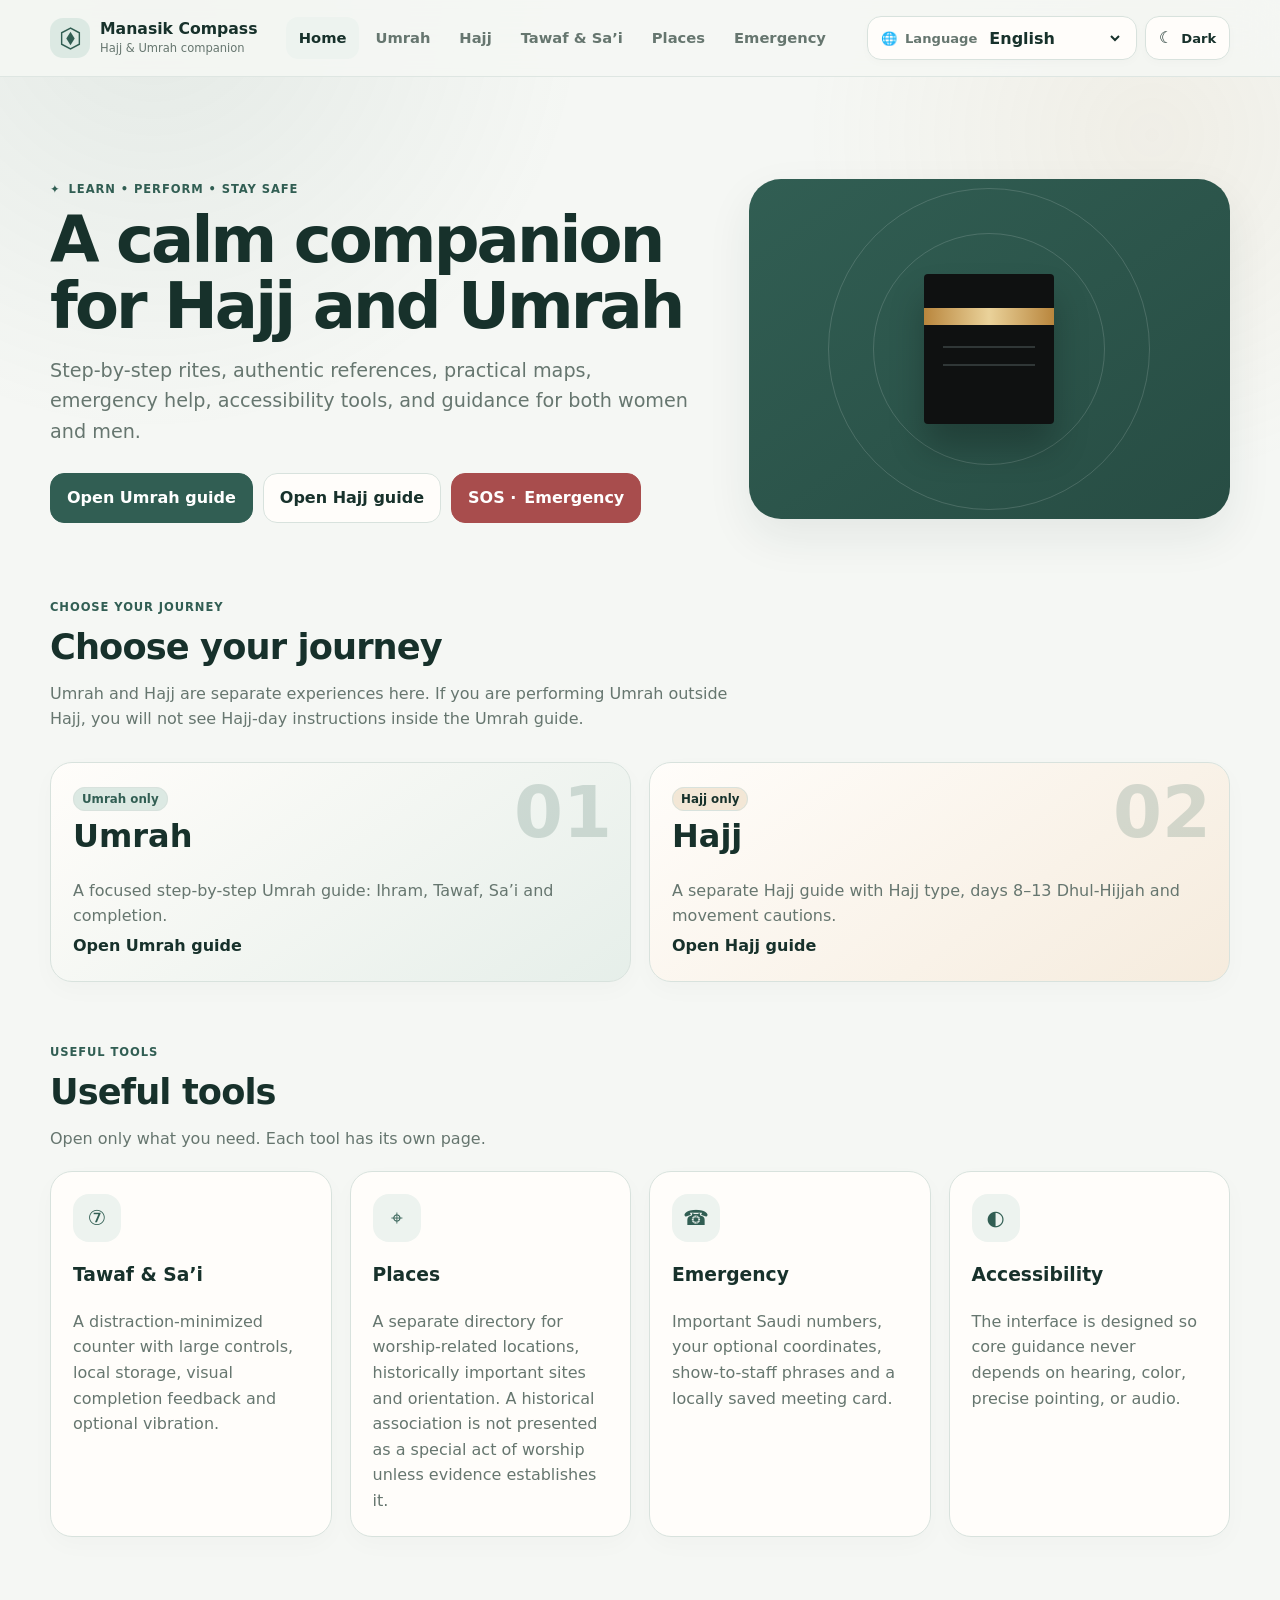
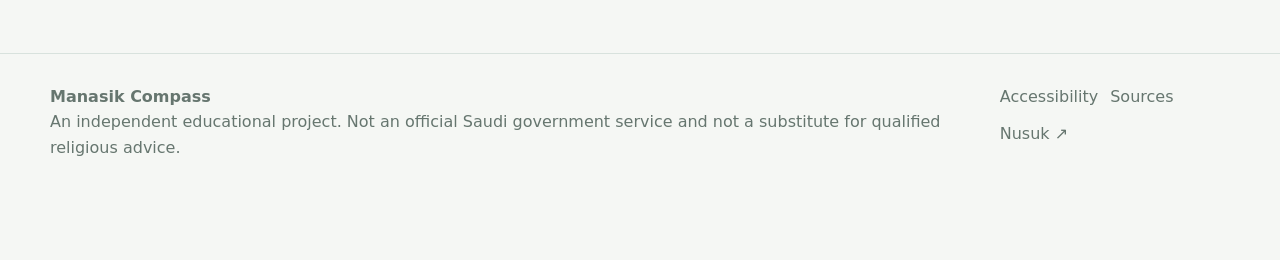
<file: index.html>
<!doctype html><html lang="en" dir="ltr"><head><meta charset="utf-8"><meta name="viewport" content="width=device-width,initial-scale=1,viewport-fit=cover"><meta name="theme-color" content="#f5f7f4"><meta name="color-scheme" content="light dark"><meta name="description" content="Manasik Compass — an accessible multilingual Hajj and Umrah guide with separate Umrah and Hajj views, trackers, emergency help and verified sources."><meta property="og:title" content="Manasik Compass — Hajj & Umrah Guide"><meta property="og:description" content="A calm, accessible, multilingual companion for Hajj and Umrah."><meta property="og:type" content="website"><meta property="og:image" content="assets/icons/social-card.svg"><link rel="icon" href="assets/icons/favicon.svg" type="image/svg+xml"><link rel="manifest" href="manifest.webmanifest"><link rel="stylesheet" href="assets/css/styles.css"><script>try{const t=JSON.parse(localStorage.getItem('mc:theme'));document.documentElement.dataset.theme=t||(matchMedia('(prefers-color-scheme:dark)').matches?'dark':'light')}catch{}</script><title>Manasik Compass — Hajj & Umrah Guide</title></head><body data-page="home"><div id="siteHeader"></div><main id="main" class="page"><div class="container"><section class="hero-grid"><div><span class="kicker">✦ <span data-i18n="eyebrow">Learn • perform • stay safe</span></span><h1 class="page-title" data-i18n="heroTitle">A calm companion for Hajj and Umrah</h1><p class="page-lead" data-i18n="heroText">Step-by-step rites, authentic references, practical maps, emergency help, accessibility tools, and guidance for both women and men.</p><div class="action-row"><a class="btn primary" href="umrah.html" data-i18n="openUmrah">Open Umrah guide</a><a class="btn" href="hajj.html" data-i18n="openHajj">Open Hajj guide</a><a class="btn danger" href="emergency.html">SOS · <span data-i18n="emergency">Emergency</span></a></div></div><div class="hero-art" aria-hidden="true"><div class="kaaba"></div></div></section>
<section class="section"><div class="section-title"><div><span class="kicker" data-i18n="chooseJourney">Choose your journey</span><h2 data-i18n="chooseJourney">Choose your journey</h2><p data-i18n="chooseJourneyLead">Umrah and Hajj are separate experiences here.</p></div></div><div class="journey-choice"><a class="card interactive journey-card umrah" href="umrah.html"><span class="number">01</span><div><span class="tag rite" data-i18n="umrahOnly">Umrah only</span><h2 data-i18n="umrah">Umrah</h2><p class="muted" data-i18n="umrahCardText">A focused step-by-step Umrah guide.</p></div><strong data-i18n="openUmrah">Open Umrah guide</strong></a><a class="card interactive journey-card hajj" href="hajj.html"><span class="number">02</span><div><span class="tag history" data-i18n="hajjOnly">Hajj only</span><h2 data-i18n="hajj">Hajj</h2><p class="muted" data-i18n="hajjCardText">A separate Hajj guide.</p></div><strong data-i18n="openHajj">Open Hajj guide</strong></a></div></section>
<section class="section"><div class="section-title"><div><span class="kicker" data-i18n="quickTools">Useful tools</span><h2 data-i18n="quickTools">Useful tools</h2><p data-i18n="quickToolsLead">Open only what you need. Each tool has its own page.</p></div></div><div class="grid four"><a class="card interactive" href="tracker.html" style="text-decoration:none"><div class="feature-icon">⑦</div><h3 data-i18n="tracker">Tawaf & Sa’i</h3><p class="muted" data-i18n="trackerPageLead">A distraction-minimized counter.</p></a><a class="card interactive" href="places.html" style="text-decoration:none"><div class="feature-icon">⌖</div><h3 data-i18n="places">Places</h3><p class="muted" data-i18n="placesPageLead">A separate directory for places and landmarks.</p></a><a class="card interactive" href="emergency.html" style="text-decoration:none"><div class="feature-icon">☎</div><h3 data-i18n="emergency">Emergency</h3><p class="muted" data-i18n="emergencyPageLead">Numbers, location and staff phrases.</p></a><a class="card interactive" href="accessibility.html" style="text-decoration:none"><div class="feature-icon">◐</div><h3 data-i18n="accessibility">Accessibility</h3><p class="muted" data-i18n="accessibilityPageLead">Display, hearing, vision and mobility options.</p></a></div></section></div></main><div id="siteFooter"></div><script src="assets/js/i18n.js" defer></script><script src="assets/js/data.js" defer></script><script src="assets/js/app.js" defer></script></body></html>
</file>
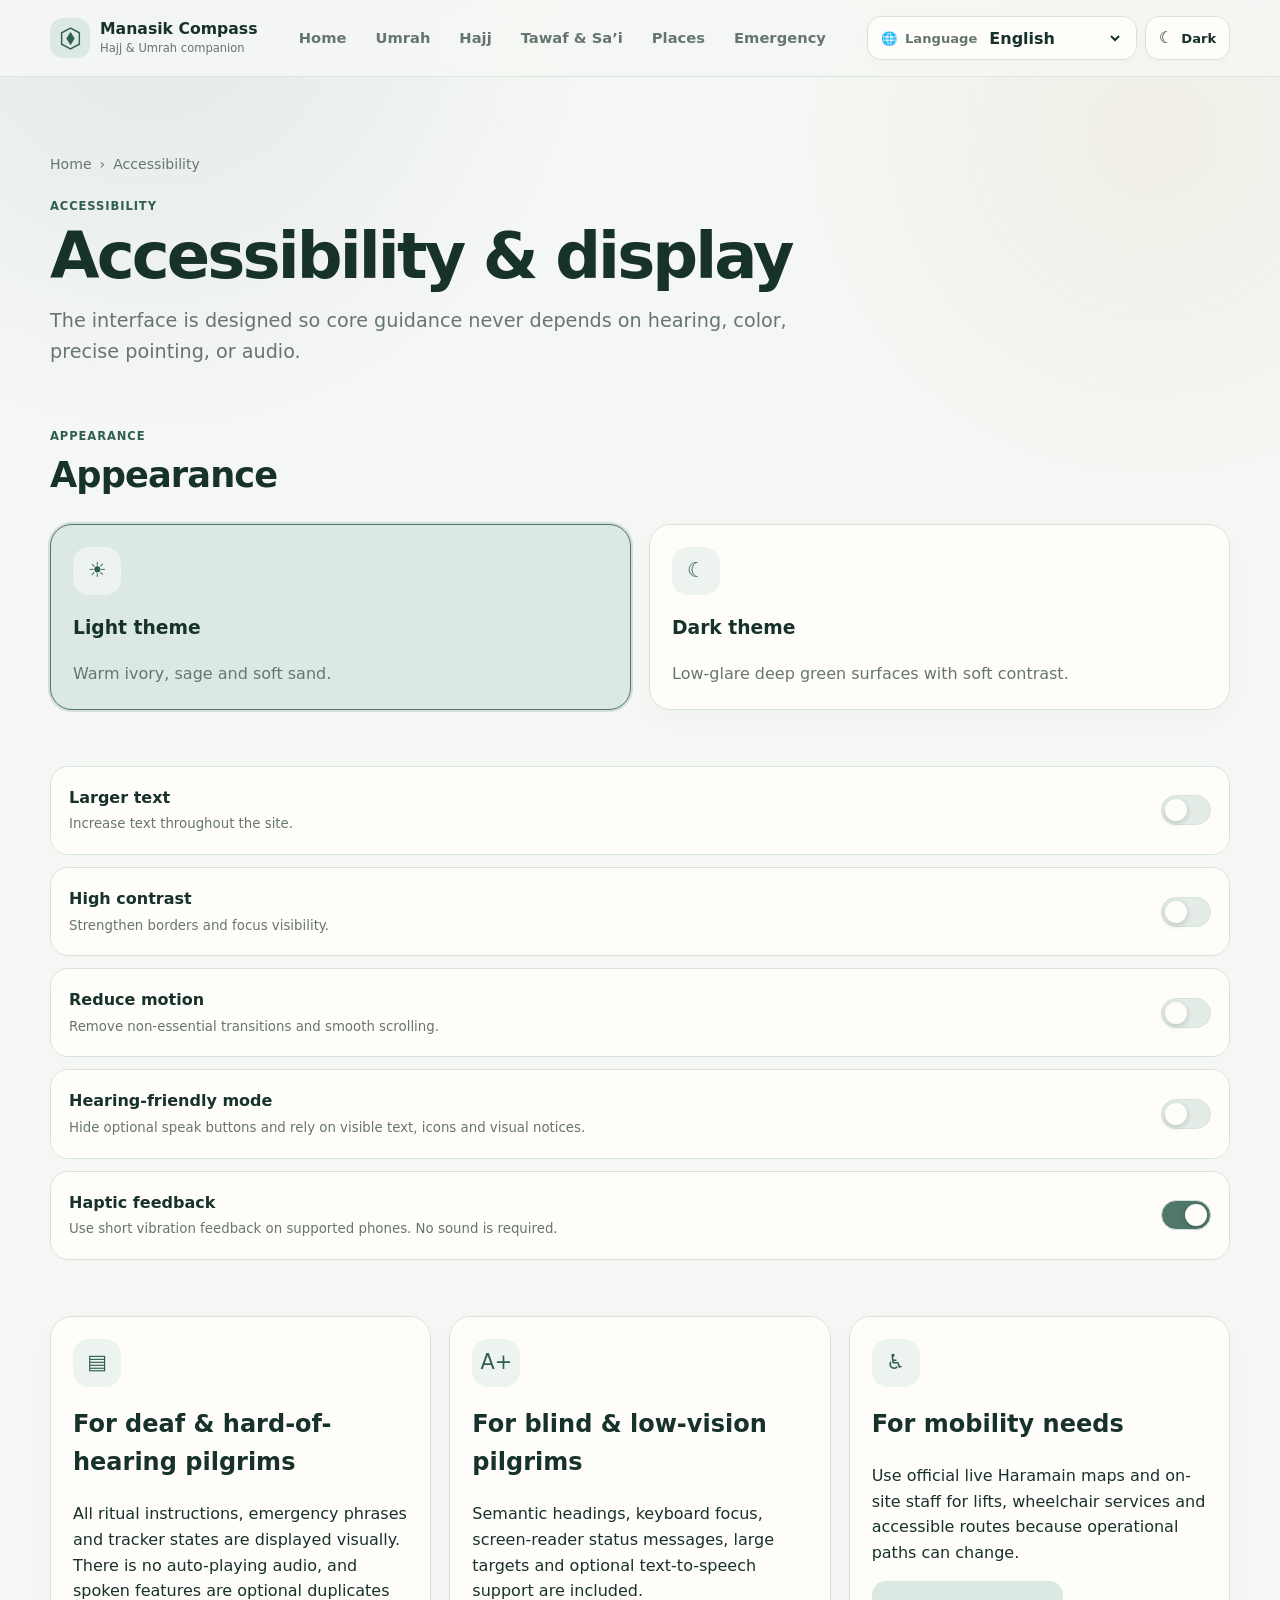
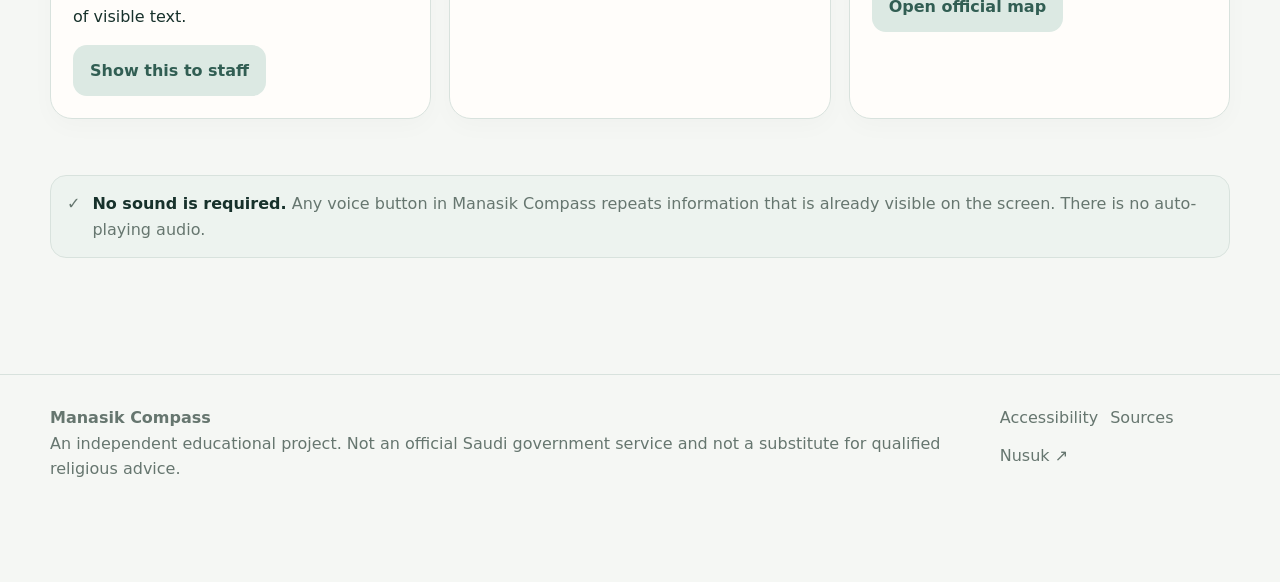
<file: accessibility.html>
<!doctype html><html lang="en" dir="ltr"><head><meta charset="utf-8"><meta name="viewport" content="width=device-width,initial-scale=1,viewport-fit=cover"><meta name="theme-color" content="#f5f7f4"><meta name="color-scheme" content="light dark"><meta name="description" content="Accessibility and display settings for Manasik Compass, including hearing-friendly, high-contrast and reduced-motion options."><link rel="icon" href="assets/icons/favicon.svg" type="image/svg+xml"><link rel="manifest" href="manifest.webmanifest"><link rel="stylesheet" href="assets/css/styles.css"><script>try{const t=JSON.parse(localStorage.getItem('mc:theme'));document.documentElement.dataset.theme=t||(matchMedia('(prefers-color-scheme:dark)').matches?'dark':'light')}catch{}</script><title>Accessibility — Manasik Compass</title></head><body data-page="accessibility"><div id="siteHeader"></div><main id="main" class="page"><div class="container"><section class="page-hero"><div class="breadcrumb"><a href="index.html" data-i18n="home">Home</a><span>›</span><span data-i18n="accessibility">Accessibility</span></div><span class="kicker" data-i18n="accessKicker">Accessibility</span><h1 class="page-title" data-i18n="accessibilityPageTitle">Accessibility & display</h1><p class="page-lead" data-i18n="accessibilityPageLead">Core guidance never depends on hearing, color, precise pointing, or audio.</p></section>
<section class="section"><div class="section-title"><div><span class="kicker" data-i18n="appearance">Appearance</span><h2 data-i18n="appearance">Appearance</h2></div></div><div class="grid two"><button class="card interactive theme-choice" data-theme="light" type="button" style="text-align:start"><div class="feature-icon">☀</div><h3 data-i18n="lightTheme">Light theme</h3><p class="muted">Warm ivory, sage and soft sand.</p></button><button class="card interactive theme-choice" data-theme="dark" type="button" style="text-align:start"><div class="feature-icon">☾</div><h3 data-i18n="darkTheme">Dark theme</h3><p class="muted">Low-glare deep green surfaces with soft contrast.</p></button></div></section>
<section class="section"><div class="settings-list"><div class="setting"><div class="setting-copy"><strong data-i18n="largerText">Larger text</strong><small data-i18n="largerTextHelp">Increase text throughout the site.</small></div><label class="switch"><input id="largeText" type="checkbox"><span aria-hidden="true"></span><span class="sr-only" data-i18n="largerText">Larger text</span></label></div><div class="setting"><div class="setting-copy"><strong data-i18n="highContrast">High contrast</strong><small data-i18n="highContrastHelp">Strengthen borders and focus visibility.</small></div><label class="switch"><input id="contrast" type="checkbox"><span aria-hidden="true"></span><span class="sr-only" data-i18n="highContrast">High contrast</span></label></div><div class="setting"><div class="setting-copy"><strong data-i18n="reduceMotion">Reduce motion</strong><small data-i18n="reduceMotionHelp">Remove non-essential transitions and smooth scrolling.</small></div><label class="switch"><input id="reduceMotion" type="checkbox"><span aria-hidden="true"></span><span class="sr-only" data-i18n="reduceMotion">Reduce motion</span></label></div><div class="setting"><div class="setting-copy"><strong data-i18n="hearingFriendly">Hearing-friendly mode</strong><small data-i18n="hearingFriendlyHelp">Hide optional speak buttons and rely on visible text, icons and notices.</small></div><label class="switch"><input id="hearingMode" type="checkbox"><span aria-hidden="true"></span><span class="sr-only" data-i18n="hearingFriendly">Hearing-friendly mode</span></label></div><div class="setting"><div class="setting-copy"><strong data-i18n="hapticFeedback">Haptic feedback</strong><small data-i18n="hapticFeedbackHelp">Use short vibration feedback on supported phones. No sound is required.</small></div><label class="switch"><input id="haptic" type="checkbox"><span aria-hidden="true"></span><span class="sr-only" data-i18n="hapticFeedback">Haptic feedback</span></label></div></div></section>
<section class="section"><div class="grid three"><article class="card"><div class="feature-icon">▤</div><h2 data-i18n="hearingTitle">For deaf & hard-of-hearing pilgrims</h2><p data-i18n="hearingText">All ritual instructions, emergency phrases and tracker states are displayed visually.</p><a class="btn soft" href="emergency.html" data-i18n="showStaff">Show this to staff</a></article><article class="card"><div class="feature-icon">A+</div><h2 data-i18n="visionTitle">For blind & low-vision pilgrims</h2><p data-i18n="visionText2">Semantic headings, keyboard focus, screen-reader status messages and optional text-to-speech.</p></article><article class="card"><div class="feature-icon">♿</div><h2 data-i18n="mobilityTitle">For mobility needs</h2><p data-i18n="mobilityText2">Use official live Haramain maps and on-site staff for accessible routes.</p><a class="btn soft" href="https://alharamain.gov.sa/public/?page=interactive_maps_en&u=" target="_blank" rel="noopener" data-i18n="openOfficialMap">Open official map</a></article></div></section>
<section class="section"><div class="note"><span aria-hidden="true">✓</span><span><strong>No sound is required.</strong> Any voice button in Manasik Compass repeats information that is already visible on the screen. There is no auto-playing audio.</span></div></section></div></main><div id="siteFooter"></div><script src="assets/js/i18n.js" defer></script><script src="assets/js/data.js" defer></script><script src="assets/js/app.js" defer></script></body></html>
</file>
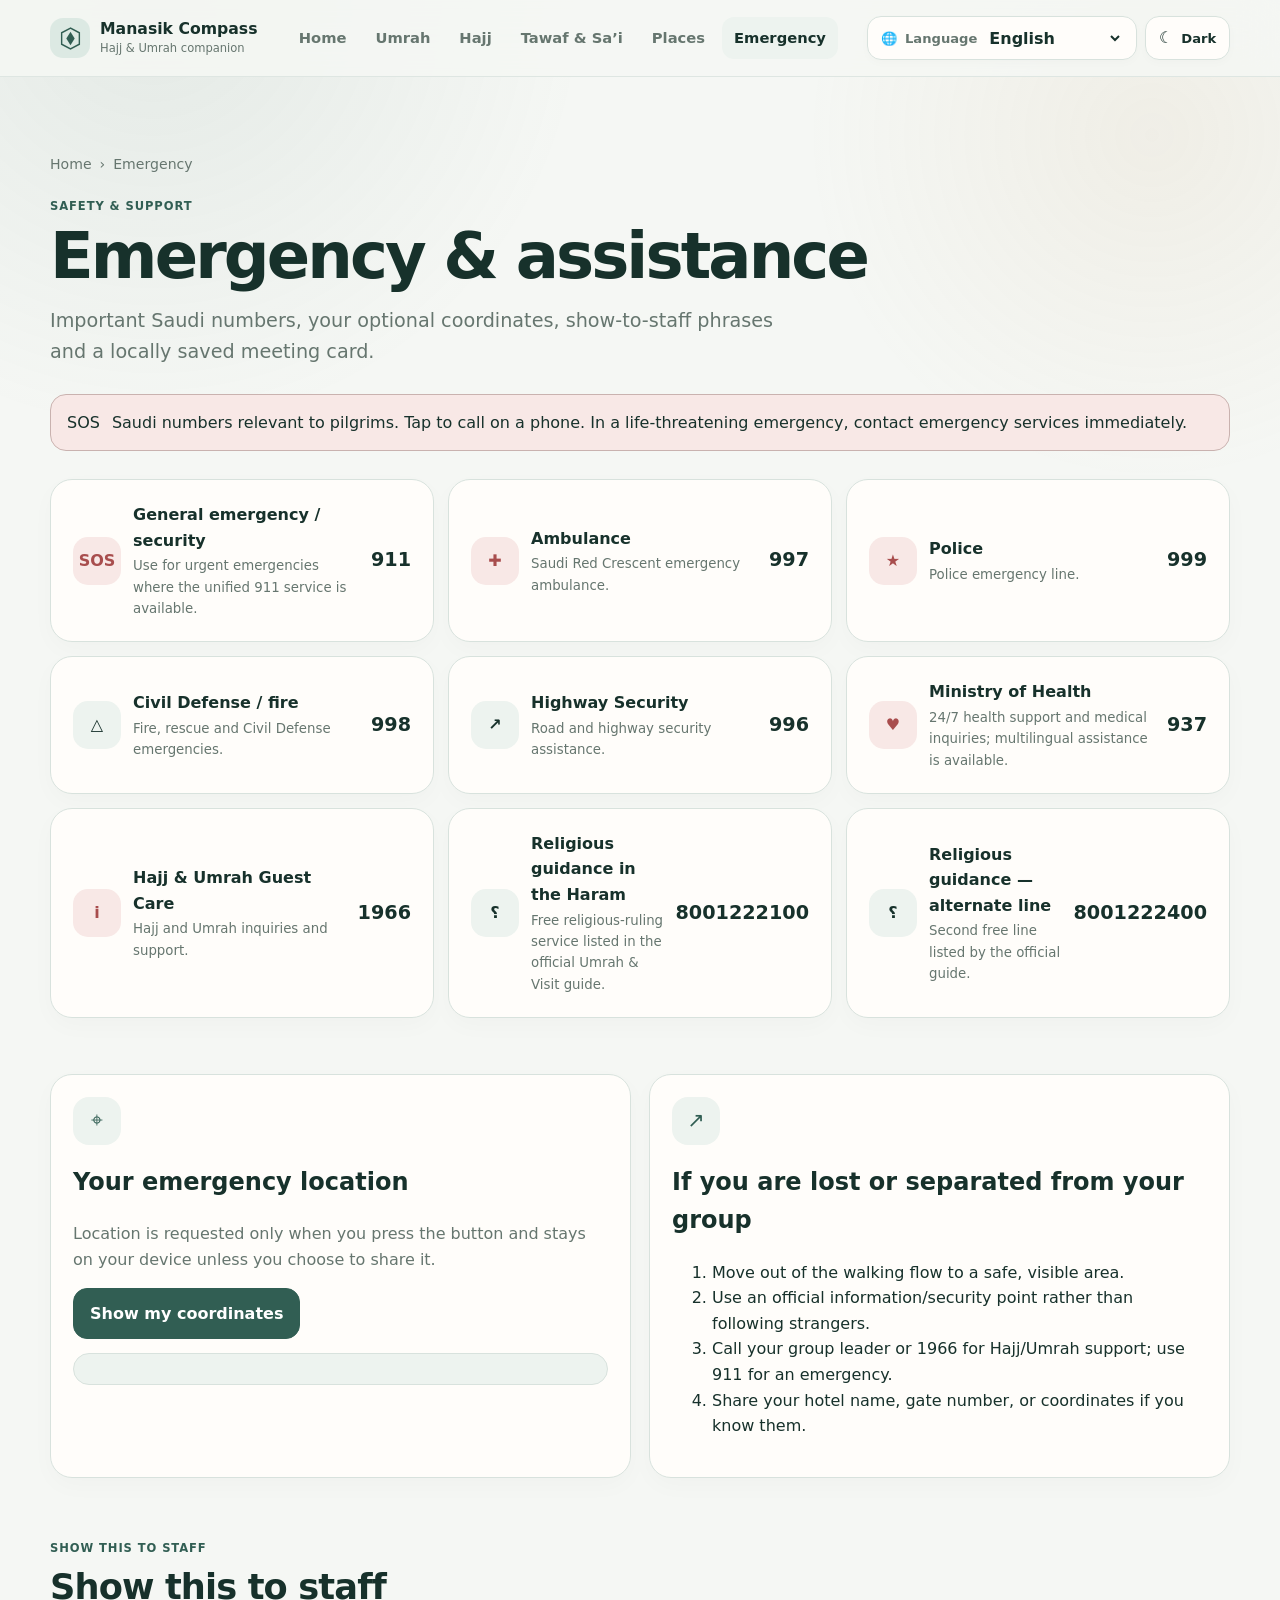
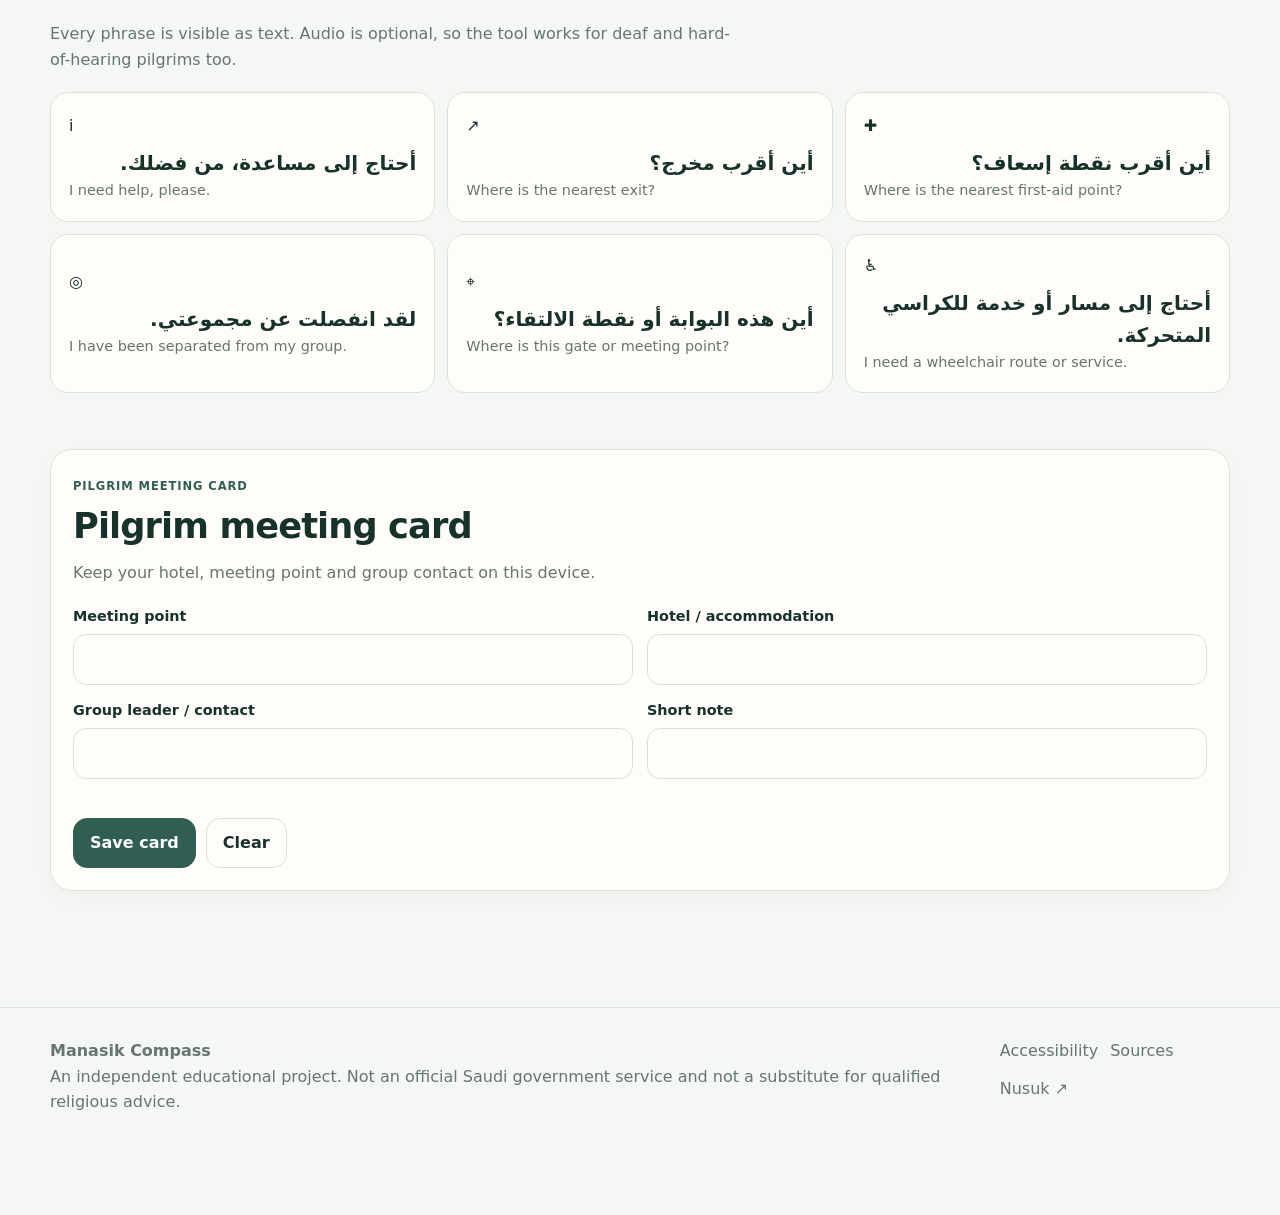
<file: emergency.html>
<!doctype html><html lang="en" dir="ltr"><head><meta charset="utf-8"><meta name="viewport" content="width=device-width,initial-scale=1,viewport-fit=cover"><meta name="theme-color" content="#f5f7f4"><meta name="color-scheme" content="light dark"><meta name="description" content="Emergency numbers, optional coordinates and show-to-staff phrases for pilgrims in Saudi Arabia."><link rel="icon" href="assets/icons/favicon.svg" type="image/svg+xml"><link rel="manifest" href="manifest.webmanifest"><link rel="stylesheet" href="assets/css/styles.css"><script>try{const t=JSON.parse(localStorage.getItem('mc:theme'));document.documentElement.dataset.theme=t||(matchMedia('(prefers-color-scheme:dark)').matches?'dark':'light')}catch{}</script><title>Emergency & Assistance — Manasik Compass</title></head><body data-page="emergency"><div id="siteHeader"></div><main id="main" class="page"><div class="container"><section class="page-hero"><div class="breadcrumb"><a href="index.html" data-i18n="home">Home</a><span>›</span><span data-i18n="emergency">Emergency</span></div><span class="kicker" data-i18n="safetyKicker">Safety & support</span><h1 class="page-title" data-i18n="emergencyPageTitle">Emergency & assistance</h1><p class="page-lead" data-i18n="emergencyPageLead">Important Saudi numbers, location and assistance tools.</p></section><div class="note danger"><span aria-hidden="true">SOS</span><span data-i18n="emergencySub">In a life-threatening emergency, contact emergency services immediately.</span></div><section class="section"><div id="phoneGrid" class="phone-grid"></div></section><section class="section"><div class="grid two"><article class="card"><div class="feature-icon">⌖</div><h2 data-i18n="yourLocation">Your emergency location</h2><p class="muted" data-i18n="yourLocationLead">Location is requested only when you press the button.</p><button id="getLocation" class="btn primary" type="button" data-i18n="showLocation">Show my coordinates</button><div id="locationResult" class="note" style="margin-top:14px" hidden></div></article><article class="card"><div class="feature-icon">↗</div><h2 data-i18n="ifLost">If you are lost or separated</h2><ol><li data-i18n="lost1">Move out of the walking flow.</li><li data-i18n="lost2">Use an official information/security point.</li><li data-i18n="lost3">Call your group leader or 1966.</li><li data-i18n="lost4">Share your hotel name, gate number, or coordinates.</li></ol></article></div></section><section class="section"><div class="section-title"><div><span class="kicker" data-i18n="showStaff">Show this to staff</span><h2 data-i18n="showStaff">Show this to staff</h2><p data-i18n="showStaffLead">Every phrase is visible as text. Audio is optional.</p></div></div><div id="helpGrid" class="help-grid"></div></section><section class="section"><article class="card"><div class="section-title"><div><span class="kicker" data-i18n="pilgrimCard">Pilgrim meeting card</span><h2 data-i18n="pilgrimCard">Pilgrim meeting card</h2><p data-i18n="pilgrimCardLead">Keep your hotel, meeting point and group contact on this device.</p></div></div><form id="pilgrimForm" class="form-grid"><div class="field"><label for="meetingPoint" data-i18n="meetingPoint">Meeting point</label><input id="meetingPoint" autocomplete="off"></div><div class="field"><label for="hotelName" data-i18n="hotelName">Hotel</label><input id="hotelName" autocomplete="organization"></div><div class="field"><label for="groupContact" data-i18n="groupContact">Group contact</label><input id="groupContact" type="tel" inputmode="tel"></div><div class="field"><label for="pilgrimNotes" data-i18n="notes">Short note</label><input id="pilgrimNotes"></div><div class="field full"><div class="action-row"><button class="btn primary" type="submit" data-i18n="saveCard">Save card</button><button class="btn" id="clearCard" type="button" data-i18n="clear">Clear</button></div></div></form></article></section></div></main><dialog id="phraseDialog"><div class="dialog-body" id="phraseContent"></div></dialog><div id="siteFooter"></div><script src="assets/js/i18n.js" defer></script><script src="assets/js/data.js" defer></script><script src="assets/js/app.js" defer></script></body></html>
</file>
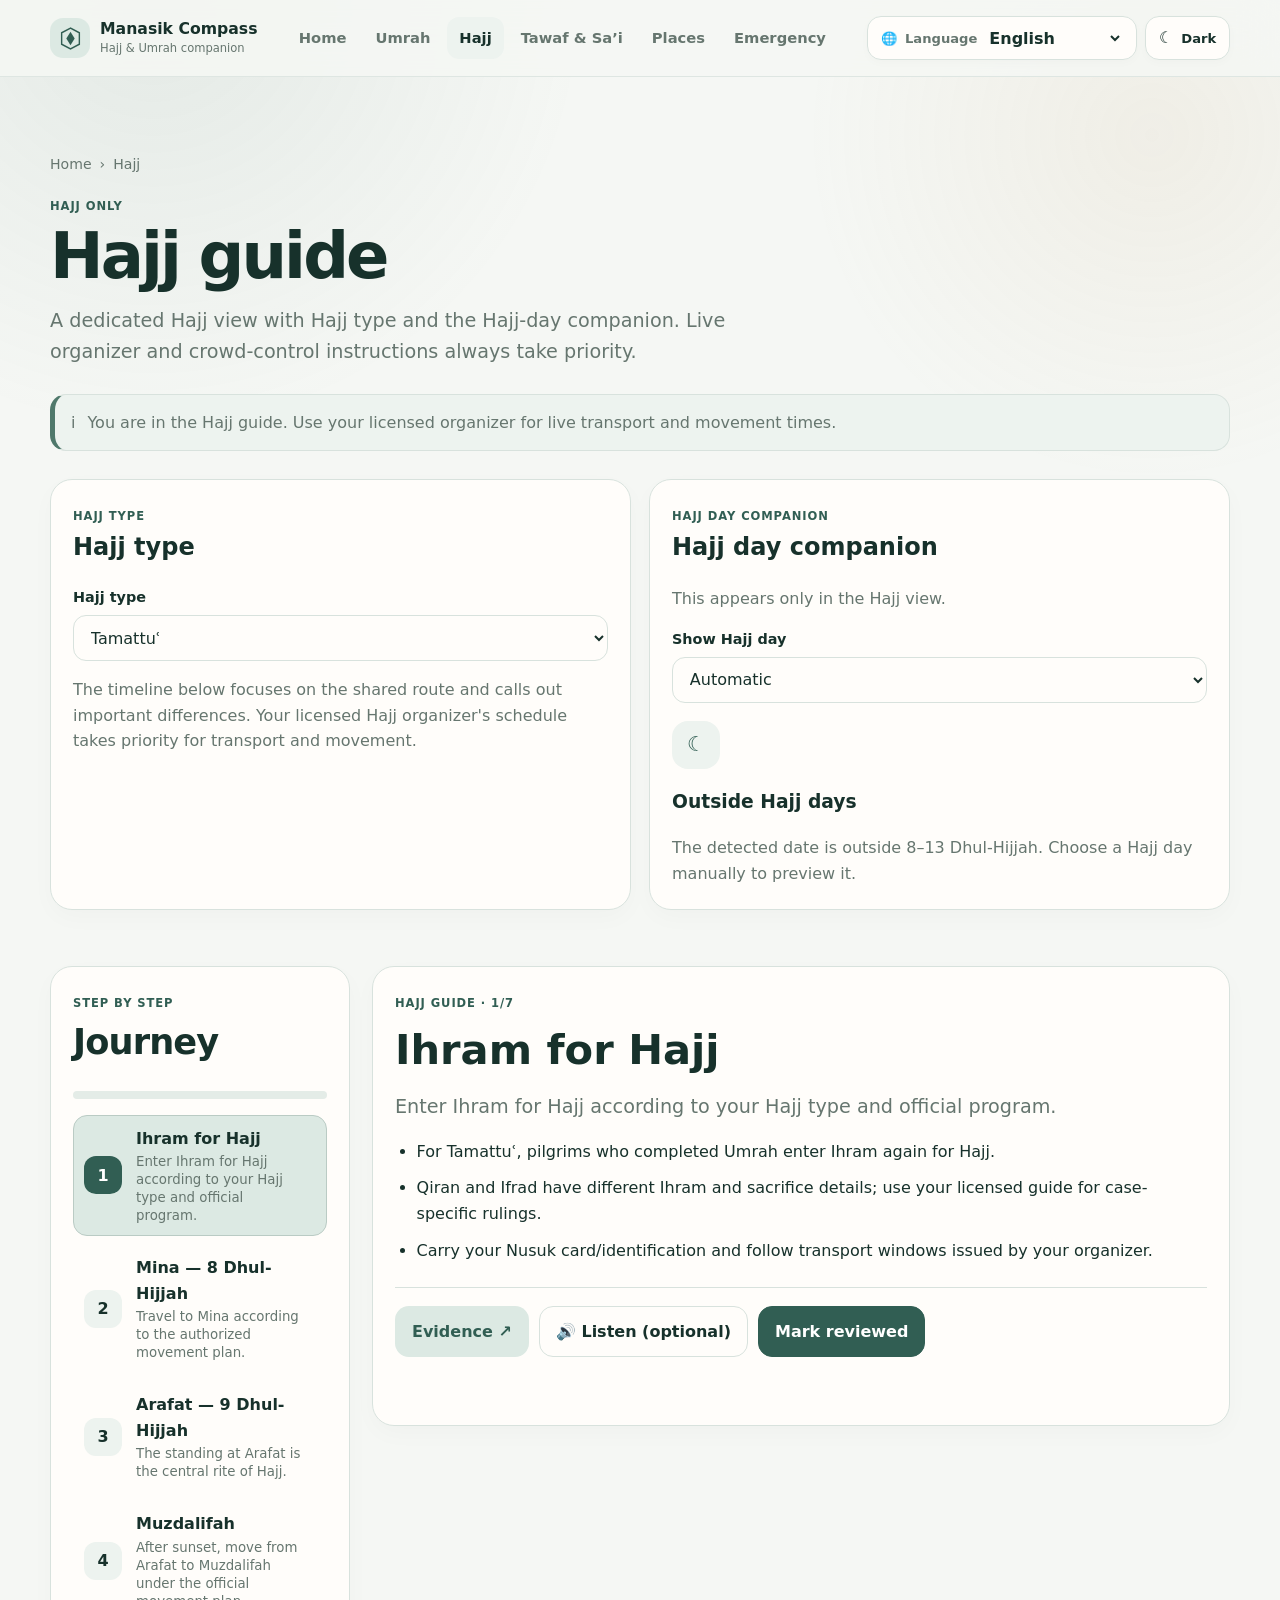
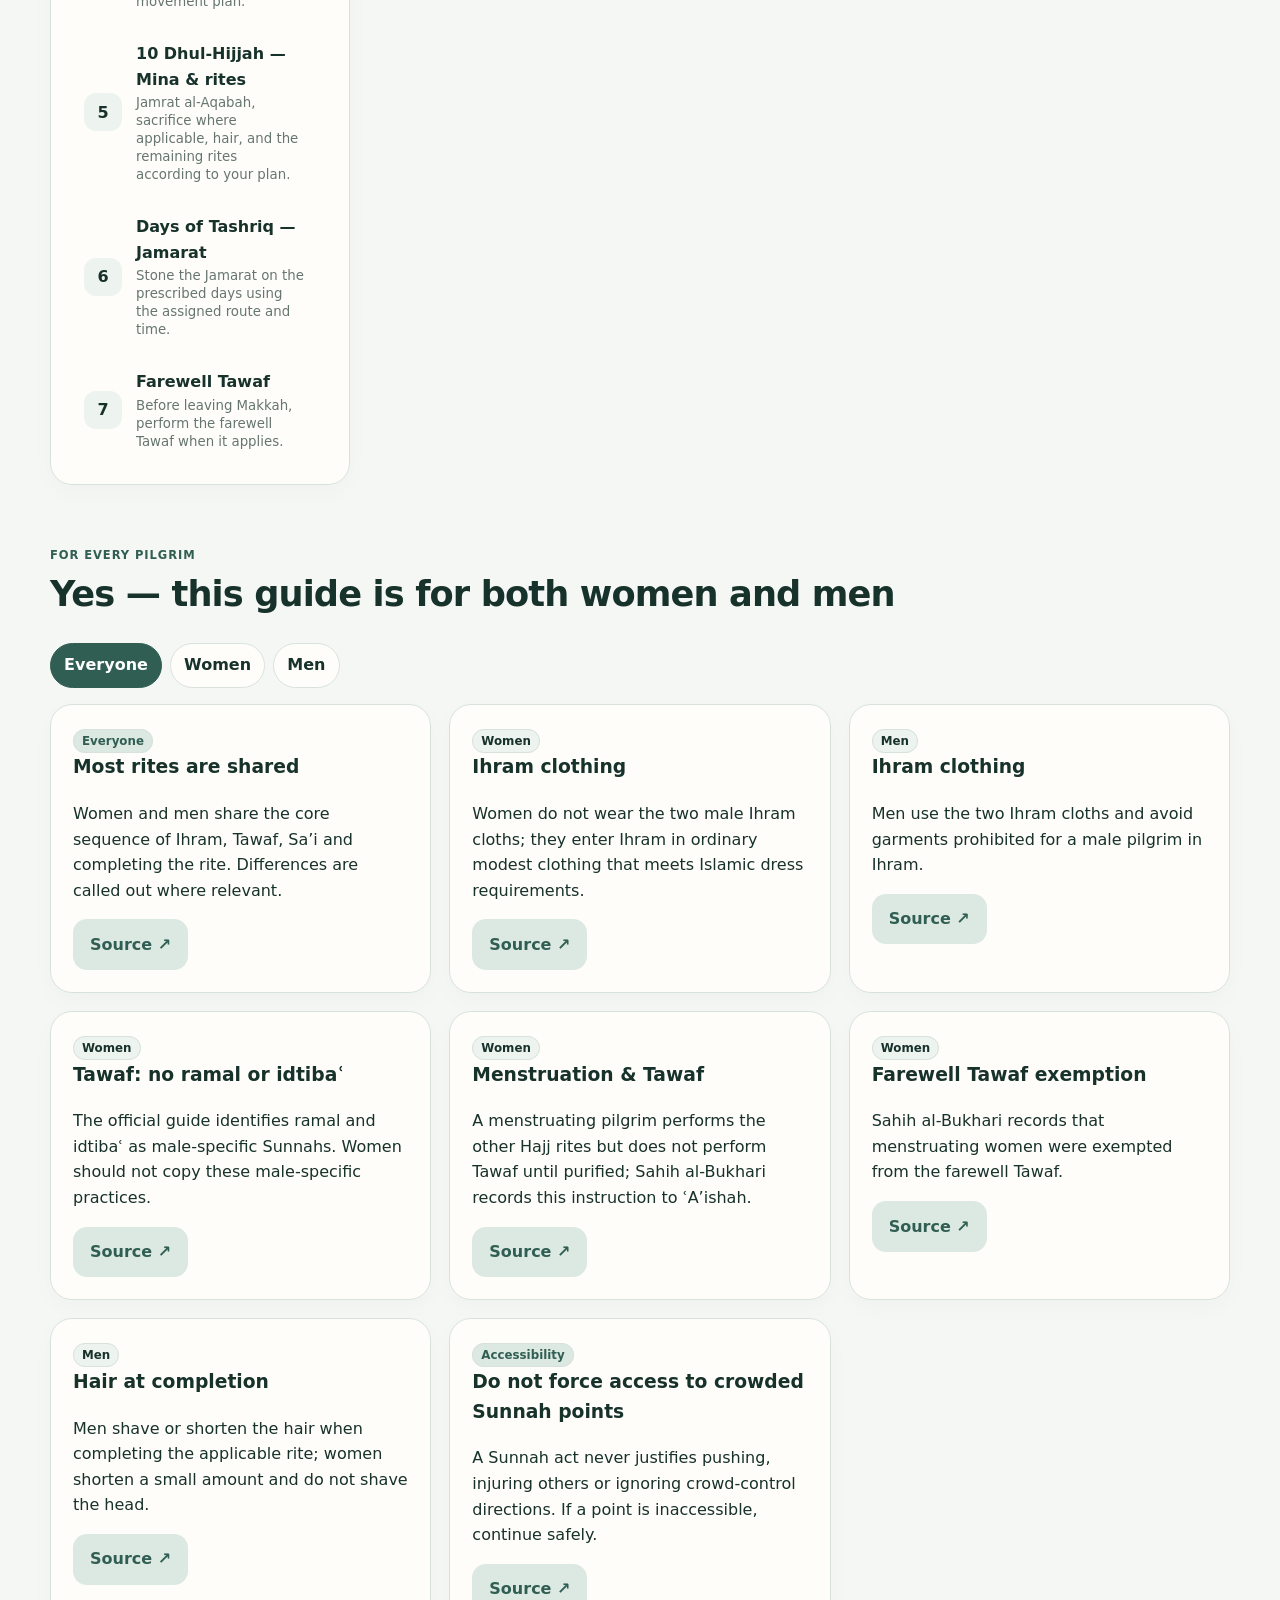
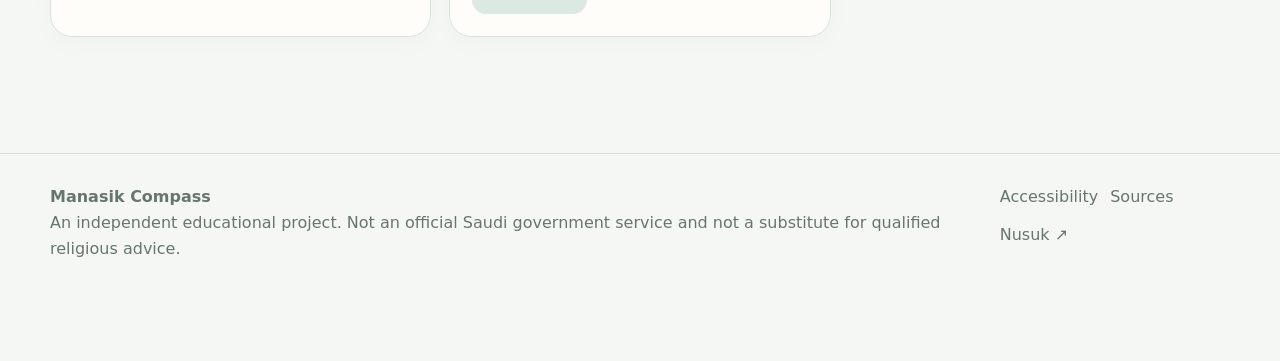
<file: hajj.html>
<!doctype html><html lang="en" dir="ltr"><head><meta charset="utf-8"><meta name="viewport" content="width=device-width,initial-scale=1,viewport-fit=cover"><meta name="theme-color" content="#f5f7f4"><meta name="color-scheme" content="light dark"><meta name="description" content="Focused Hajj guide with Hajj type, Hajj-day companion and step-by-step rites."><link rel="icon" href="assets/icons/favicon.svg" type="image/svg+xml"><link rel="manifest" href="manifest.webmanifest"><link rel="stylesheet" href="assets/css/styles.css"><script>try{const t=JSON.parse(localStorage.getItem('mc:theme'));document.documentElement.dataset.theme=t||(matchMedia('(prefers-color-scheme:dark)').matches?'dark':'light')}catch{}</script><title>Hajj Guide — Manasik Compass</title></head><body data-page="hajj"><div id="siteHeader"></div><main id="main" class="page"><div class="container"><section class="page-hero"><div class="breadcrumb"><a href="index.html" data-i18n="home">Home</a><span>›</span><span data-i18n="hajj">Hajj</span></div><span class="kicker" data-i18n="hajjOnly">Hajj only</span><h1 class="page-title" data-i18n="hajjGuide">Hajj guide</h1><p class="page-lead" data-i18n="hajjPageLead">A dedicated Hajj view.</p></section><div class="note visual-alert"><span aria-hidden="true">i</span><span data-i18n="hajjContextNote">You are in the Hajj guide.</span></div>
<section class="section"><div class="grid two"><article class="card"><span class="kicker" data-i18n="hajjTypeLabel">Hajj type</span><h2 data-i18n="hajjTypeLabel">Hajj type</h2><div class="field"><label for="hajjType" data-i18n="hajjTypeLabel">Hajj type</label><select id="hajjType"><option value="tamattu" data-i18n="hajjTypeTamattu">Tamattuʿ</option><option value="qiran" data-i18n="hajjTypeQiran">Qiran</option><option value="ifrad" data-i18n="hajjTypeIfrad">Ifrad</option></select></div><p class="muted" data-i18n="hajjTypeHelp">Your licensed organizer's schedule takes priority.</p></article><article class="card"><span class="kicker" data-i18n="todayHajj">Hajj day companion</span><h2 data-i18n="todayHajj">Hajj day companion</h2><p class="muted" data-i18n="todayHajjLead">This appears only in the Hajj view.</p><div class="field"><label for="hajjDaySelect" data-i18n="showHajjDay">Show Hajj day</label><select id="hajjDaySelect"></select></div><div id="hajjToday" style="margin-top:18px"></div></article></div></section>
<section class="section"><div class="journey-layout"><aside class="card steps-panel"><div class="section-title"><div><span class="kicker" data-i18n="journeyKicker">Step by step</span><h2 data-i18n="navJourney">Journey</h2></div></div><div class="progress" role="progressbar" aria-valuemin="0" aria-valuemax="100" aria-valuenow="0"><span id="journeyProgress" style="width:0"></span></div><div id="journeySteps" class="step-list"></div></aside><article id="stepDetail" class="card step-detail"></article></div></section>
<section class="section"><div class="section-title"><div><span class="kicker" data-i18n="everyoneKicker">For every pilgrim</span><h2 data-i18n="everyoneTitle">For women and men</h2></div></div><div class="audience-tabs" style="margin-bottom:16px"><button class="pill audience-filter active" data-audience="all" type="button" data-i18n="everyone">Everyone</button><button class="pill audience-filter" data-audience="women" type="button" data-i18n="women">Women</button><button class="pill audience-filter" data-audience="men" type="button" data-i18n="men">Men</button></div><div id="audienceCards" class="grid three"></div></section></div></main><div id="siteFooter"></div><script src="assets/js/i18n.js" defer></script><script src="assets/js/data.js" defer></script><script src="assets/js/app.js" defer></script><script defer>document.addEventListener('DOMContentLoaded',()=>{const s=document.getElementById('hajjType');if(s){try{s.value=JSON.parse(localStorage.getItem('mc:hajjType'))||'tamattu'}catch{}s.addEventListener('change',()=>localStorage.setItem('mc:hajjType',JSON.stringify(s.value)))}})</script></body></html>
</file>
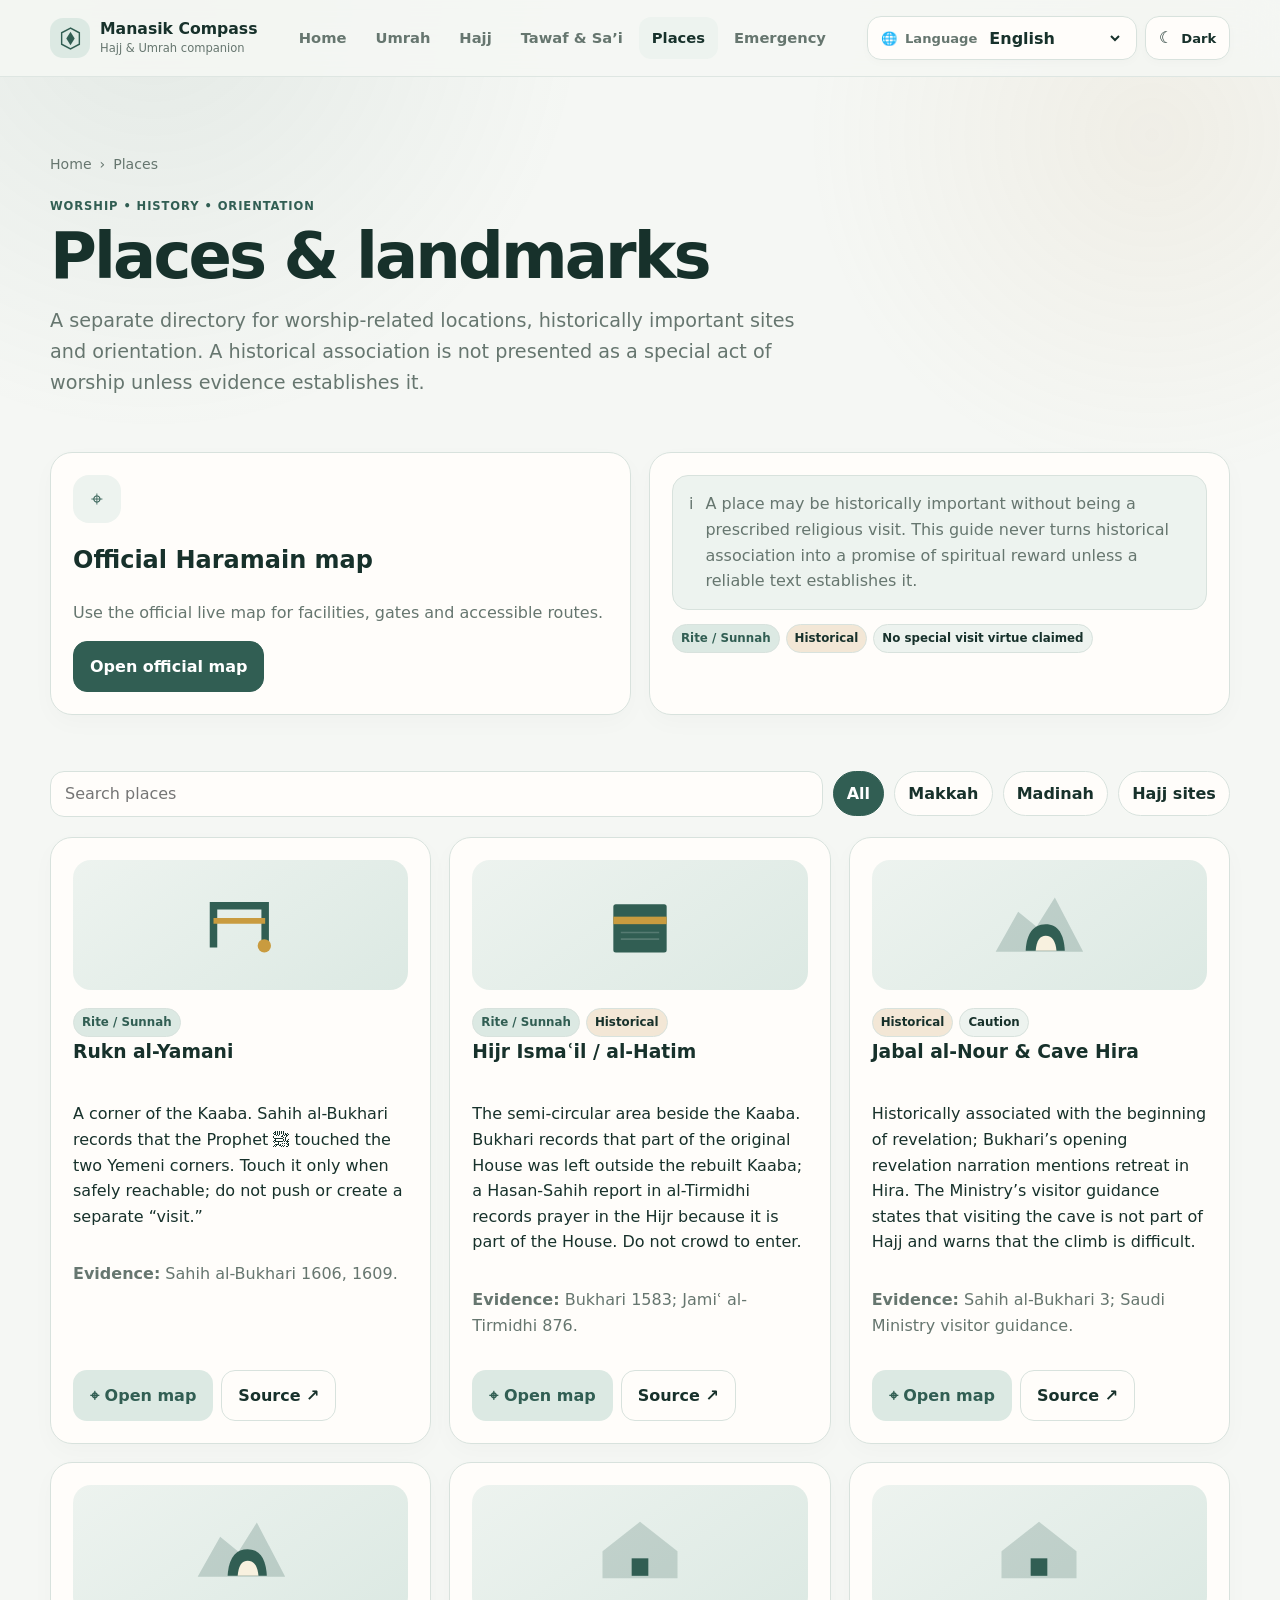
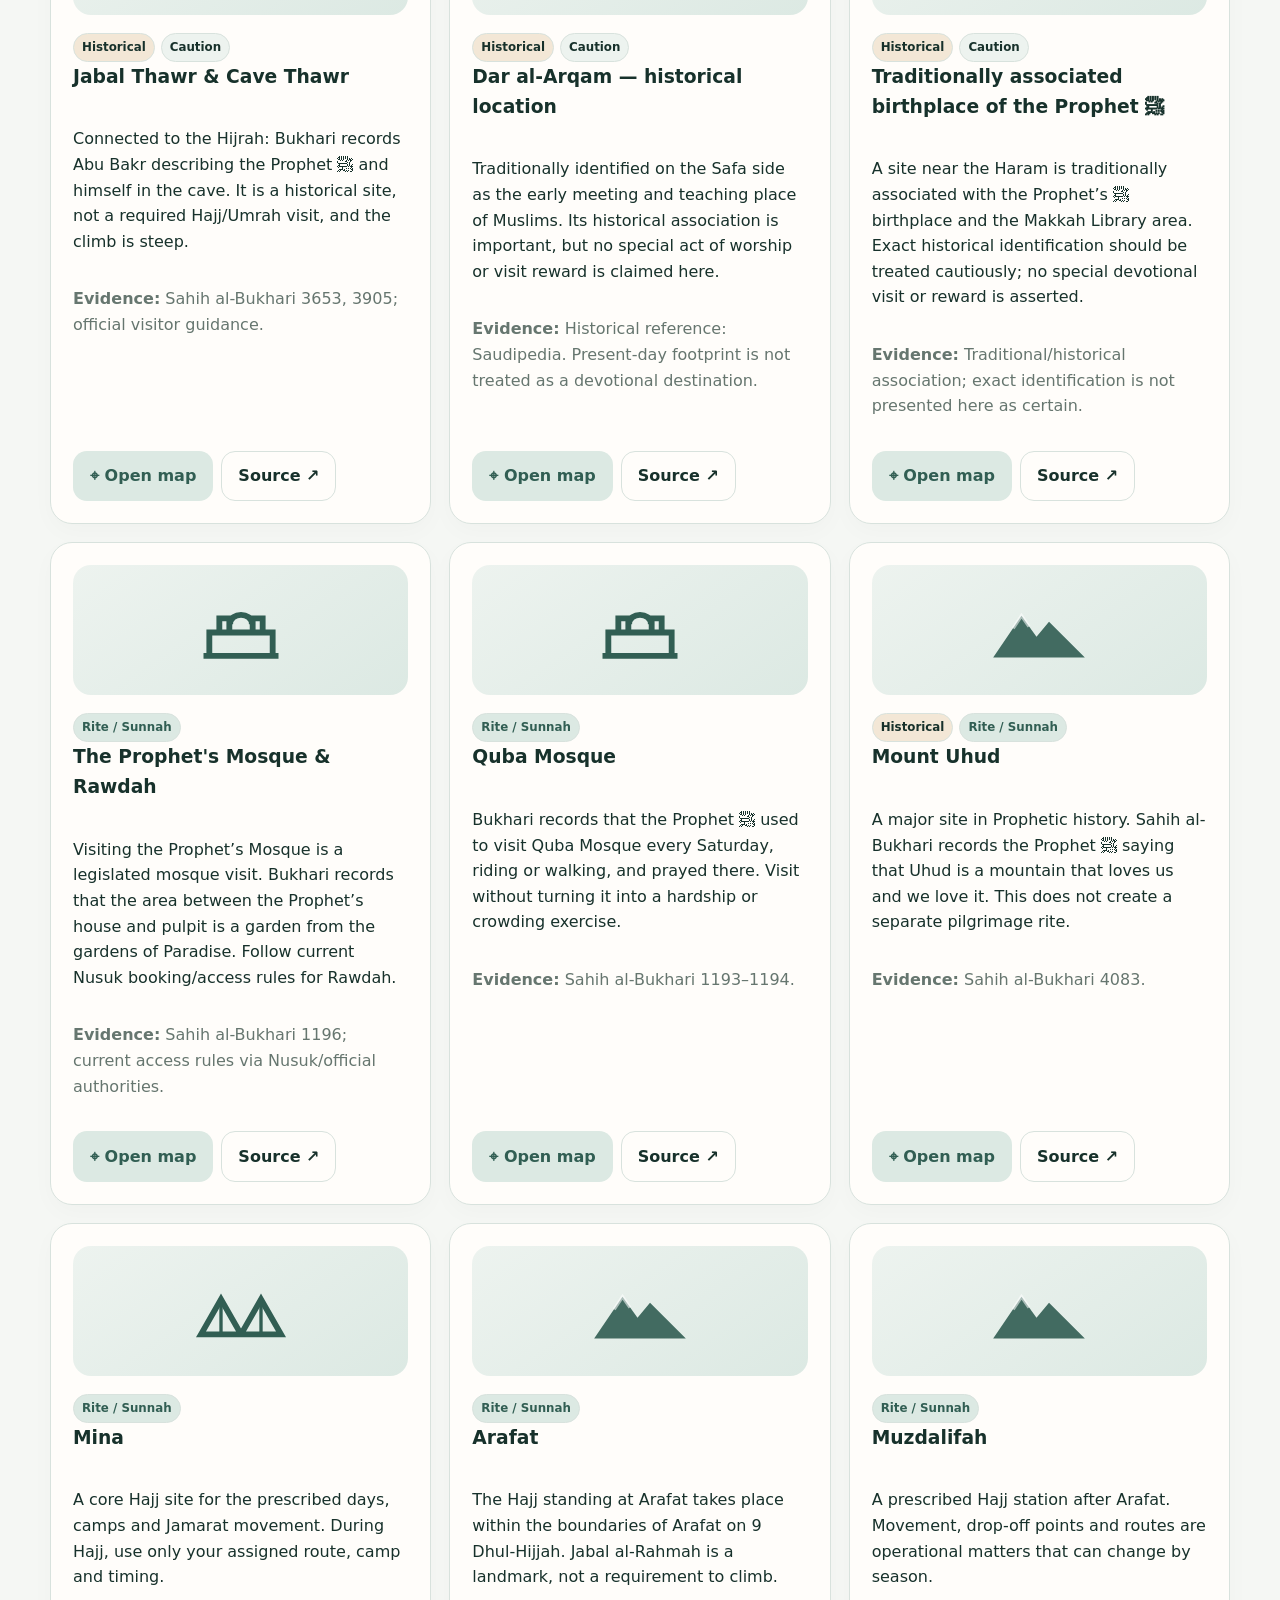
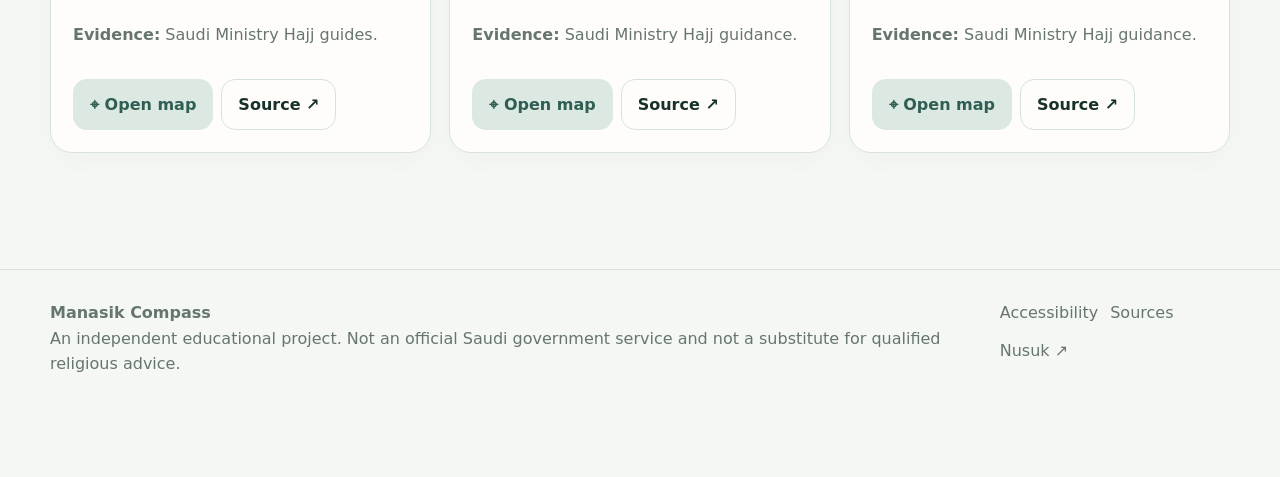
<file: places.html>
<!doctype html><html lang="en" dir="ltr"><head><meta charset="utf-8"><meta name="viewport" content="width=device-width,initial-scale=1,viewport-fit=cover"><meta name="theme-color" content="#f5f7f4"><meta name="color-scheme" content="light dark"><meta name="description" content="Important places and landmarks in Makkah and Madinah with evidence and map links."><link rel="icon" href="assets/icons/favicon.svg" type="image/svg+xml"><link rel="manifest" href="manifest.webmanifest"><link rel="stylesheet" href="assets/css/styles.css"><script>try{const t=JSON.parse(localStorage.getItem('mc:theme'));document.documentElement.dataset.theme=t||(matchMedia('(prefers-color-scheme:dark)').matches?'dark':'light')}catch{}</script><title>Places & Landmarks — Manasik Compass</title></head><body data-page="places"><div id="siteHeader"></div><main id="main" class="page"><div class="container"><section class="page-hero"><div class="breadcrumb"><a href="index.html" data-i18n="home">Home</a><span>›</span><span data-i18n="places">Places</span></div><span class="kicker" data-i18n="placesKicker">Worship • History • Orientation</span><h1 class="page-title" data-i18n="placesPageTitle">Places & landmarks</h1><p class="page-lead" data-i18n="placesPageLead">A separate directory for places and landmarks.</p></section><section class="section"><div class="grid two"><article class="card"><div class="feature-icon">⌖</div><h2 data-i18n="officialMapCard">Official Haramain map</h2><p class="muted" data-i18n="officialMapCardText">Use the official live map for facilities, gates and accessible routes.</p><a class="btn primary" href="https://alharamain.gov.sa/public/?page=interactive_maps_en&u=" target="_blank" rel="noopener" data-i18n="openOfficialMap">Open official map</a></article><article class="card"><div class="note"><span aria-hidden="true">i</span><span data-i18n="editorialText">A place may be historically important without being a prescribed religious visit.</span></div><div class="place-tags" style="margin-top:14px"><span class="tag rite" data-i18n="rite">Rite / Sunnah</span><span class="tag history" data-i18n="historical">Historical</span><span class="tag" data-i18n="noSpecialVirtue">No special visit virtue claimed</span></div></article></div></section><section class="section"><div class="filters"><input id="placeSearch" class="search" type="search" data-i18n-placeholder="searchPlaces" placeholder="Search places" aria-label="Search places"><button class="filter-btn place-filter active" data-filter="all" type="button" data-i18n="all">All</button><button class="filter-btn place-filter" data-filter="makkah" type="button" data-i18n="makkah">Makkah</button><button class="filter-btn place-filter" data-filter="madinah" type="button" data-i18n="madinah">Madinah</button><button class="filter-btn place-filter" data-filter="hajj" type="button" data-i18n="hajjSites">Hajj sites</button></div><div id="placesGrid" class="places-grid"></div></section></div></main><div id="siteFooter"></div><script src="assets/js/i18n.js" defer></script><script src="assets/js/data.js" defer></script><script src="assets/js/app.js" defer></script></body></html>
</file>
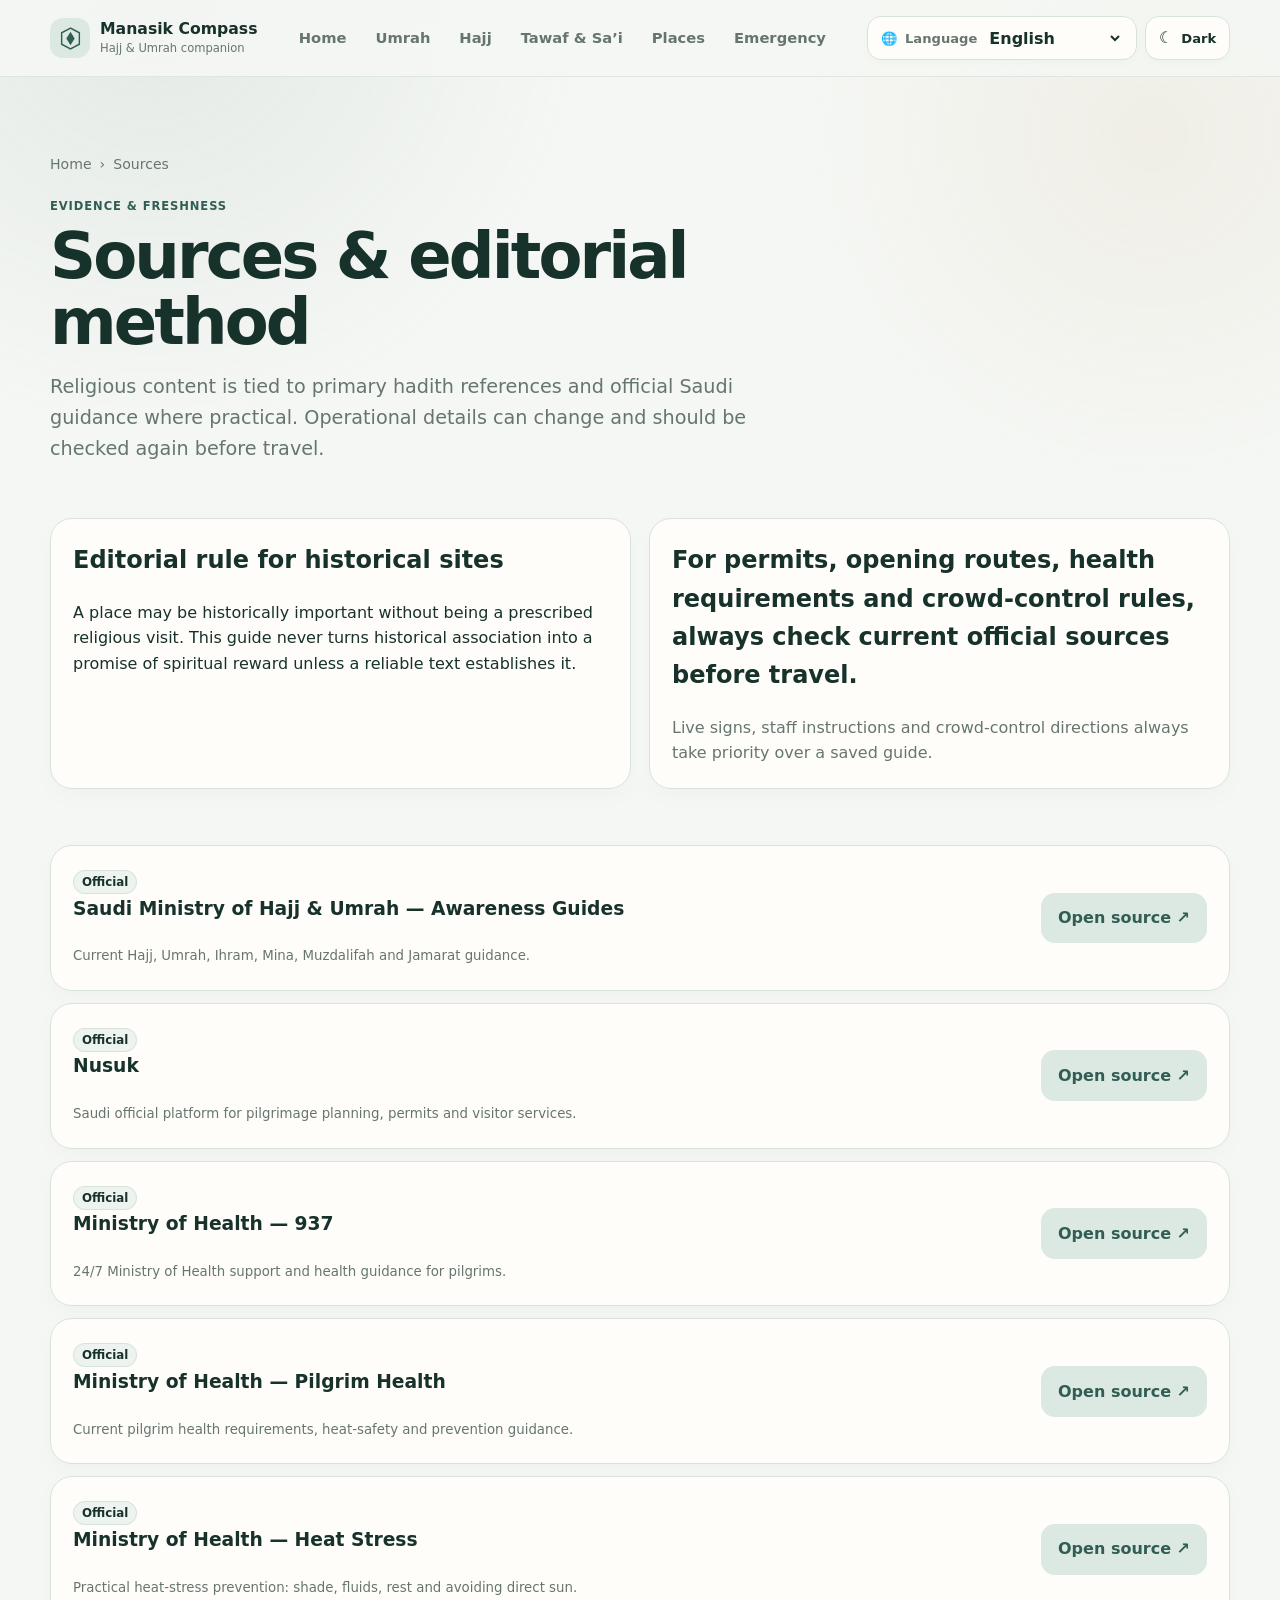
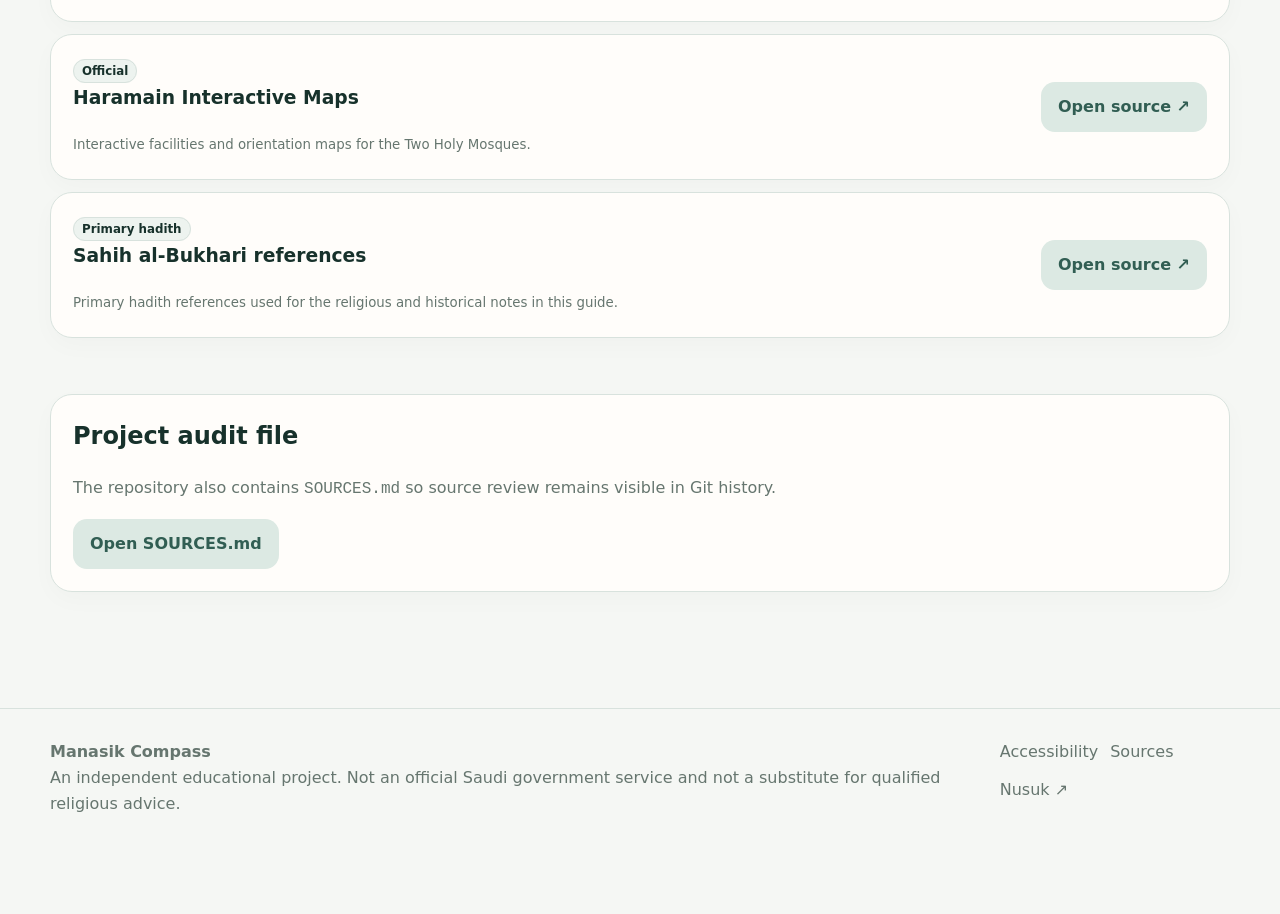
<file: sources.html>
<!doctype html><html lang="en" dir="ltr"><head><meta charset="utf-8"><meta name="viewport" content="width=device-width,initial-scale=1,viewport-fit=cover"><meta name="theme-color" content="#f5f7f4"><meta name="color-scheme" content="light dark"><meta name="description" content="Sources and editorial methodology for Manasik Compass."><link rel="icon" href="assets/icons/favicon.svg" type="image/svg+xml"><link rel="manifest" href="manifest.webmanifest"><link rel="stylesheet" href="assets/css/styles.css"><script>try{const t=JSON.parse(localStorage.getItem('mc:theme'));document.documentElement.dataset.theme=t||(matchMedia('(prefers-color-scheme:dark)').matches?'dark':'light')}catch{}</script><title>Sources — Manasik Compass</title></head><body data-page="sources"><div id="siteHeader"></div><main id="main" class="page"><div class="container"><section class="page-hero"><div class="breadcrumb"><a href="index.html" data-i18n="home">Home</a><span>›</span><span data-i18n="sources">Sources</span></div><span class="kicker" data-i18n="evidenceKicker">Evidence & freshness</span><h1 class="page-title" data-i18n="sourcesPageTitle">Sources & editorial method</h1><p class="page-lead" data-i18n="sourcesPageLead">Religious content is tied to primary hadith references and official Saudi guidance where practical.</p></section><section class="section"><div class="grid two"><article class="card"><h2 data-i18n="editorialTitle">Editorial rule for historical sites</h2><p data-i18n="editorialText">A place may be historically important without being a prescribed religious visit.</p></article><article class="card"><h2 data-i18n="currentRules">Current operational rules</h2><p class="muted" data-i18n="fieldRuleText">Live signs, staff instructions and crowd-control directions always take priority over a saved guide.</p></article></div></section><section class="section"><div id="sourceList" class="source-list"></div></section><section class="section"><article class="card"><h2>Project audit file</h2><p class="muted">The repository also contains <code>SOURCES.md</code> so source review remains visible in Git history.</p><a class="btn soft" href="SOURCES.md">Open SOURCES.md</a></article></section></div></main><div id="siteFooter"></div><script src="assets/js/i18n.js" defer></script><script src="assets/js/data.js" defer></script><script src="assets/js/app.js" defer></script></body></html>
</file>
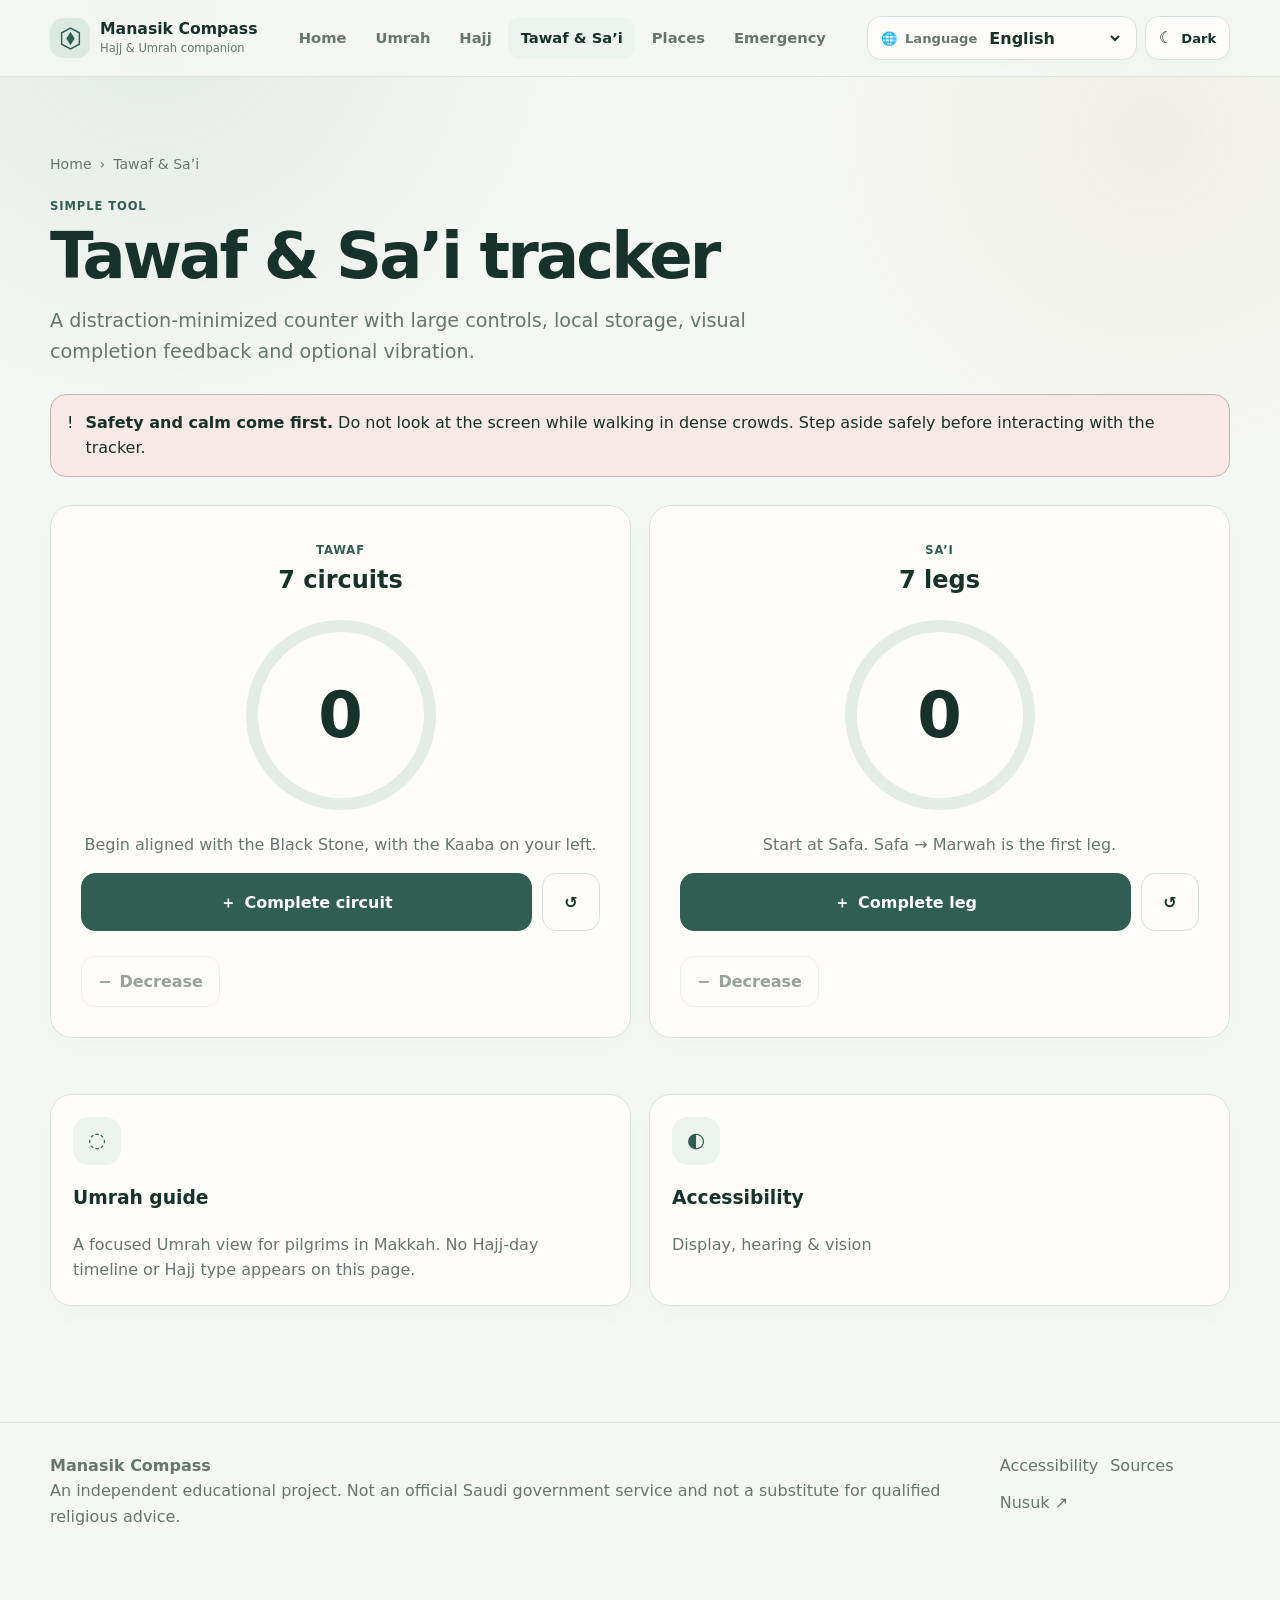
<file: tracker.html>
<!doctype html><html lang="en" dir="ltr"><head><meta charset="utf-8"><meta name="viewport" content="width=device-width,initial-scale=1,viewport-fit=cover"><meta name="theme-color" content="#f5f7f4"><meta name="color-scheme" content="light dark"><meta name="description" content="Tawaf and Sa’i tracker with large controls, visual feedback, optional haptics and local storage."><link rel="icon" href="assets/icons/favicon.svg" type="image/svg+xml"><link rel="manifest" href="manifest.webmanifest"><link rel="stylesheet" href="assets/css/styles.css"><script>try{const t=JSON.parse(localStorage.getItem('mc:theme'));document.documentElement.dataset.theme=t||(matchMedia('(prefers-color-scheme:dark)').matches?'dark':'light')}catch{}</script><title>Tawaf & Sa’i Tracker — Manasik Compass</title></head><body data-page="tracker"><div id="siteHeader"></div><main id="main" class="page"><div class="container"><section class="page-hero"><div class="breadcrumb"><a href="index.html" data-i18n="home">Home</a><span>›</span><span data-i18n="tracker">Tracker</span></div><span class="kicker" data-i18n="toolKicker">Simple tool</span><h1 class="page-title" data-i18n="trackerPageTitle">Tawaf & Sa’i tracker</h1><p class="page-lead" data-i18n="trackerPageLead">A distraction-minimized counter with large controls.</p></section><div class="note danger"><span aria-hidden="true">!</span><span><strong data-i18n="safetyFirst">Safety and calm come first.</strong> <span data-i18n="trackerSafety">Do not look at the screen while walking in dense crowds.</span></span></div><section class="section"><div class="counter-grid"><article class="card counter-card" data-counter="tawaf"><span class="kicker" data-i18n="tawaf">Tawaf</span><h2 data-i18n="sevenCircuits">7 circuits</h2><div class="counter-ring" style="--value:0" aria-live="polite"><strong>0</strong></div><p class="counter-status muted"></p><div class="counter-controls"><button class="btn primary counter-plus" type="button"><span aria-hidden="true">＋</span><span data-i18n="completeCircuit">Complete circuit</span></button><button class="btn reset-small" type="button" aria-label="Reset counter">↺</button></div><div class="action-row"><button class="btn counter-minus" type="button"><span aria-hidden="true">−</span><span data-i18n="decrease">Decrease</span></button></div></article><article class="card counter-card" data-counter="sai"><span class="kicker" data-i18n="sai">Sa’i</span><h2 data-i18n="sevenLegs">7 legs</h2><div class="counter-ring" style="--value:0" aria-live="polite"><strong>0</strong></div><p class="counter-status muted"></p><div class="counter-controls"><button class="btn primary counter-plus" type="button"><span aria-hidden="true">＋</span><span data-i18n="completeLeg">Complete leg</span></button><button class="btn reset-small" type="button" aria-label="Reset counter">↺</button></div><div class="action-row"><button class="btn counter-minus" type="button"><span aria-hidden="true">−</span><span data-i18n="decrease">Decrease</span></button></div></article></div></section><section class="section"><div class="grid two"><a class="card interactive" href="umrah.html" style="text-decoration:none"><div class="feature-icon">◌</div><h3 data-i18n="umrahGuide">Umrah guide</h3><p class="muted" data-i18n="umrahPageLead">Focused Umrah view.</p></a><a class="card interactive" href="accessibility.html" style="text-decoration:none"><div class="feature-icon">◐</div><h3 data-i18n="accessibility">Accessibility</h3><p class="muted" data-i18n="displayHearingVision">Display, hearing & vision</p></a></div></section></div></main><div id="siteFooter"></div><script src="assets/js/i18n.js" defer></script><script src="assets/js/data.js" defer></script><script src="assets/js/app.js" defer></script></body></html>
</file>
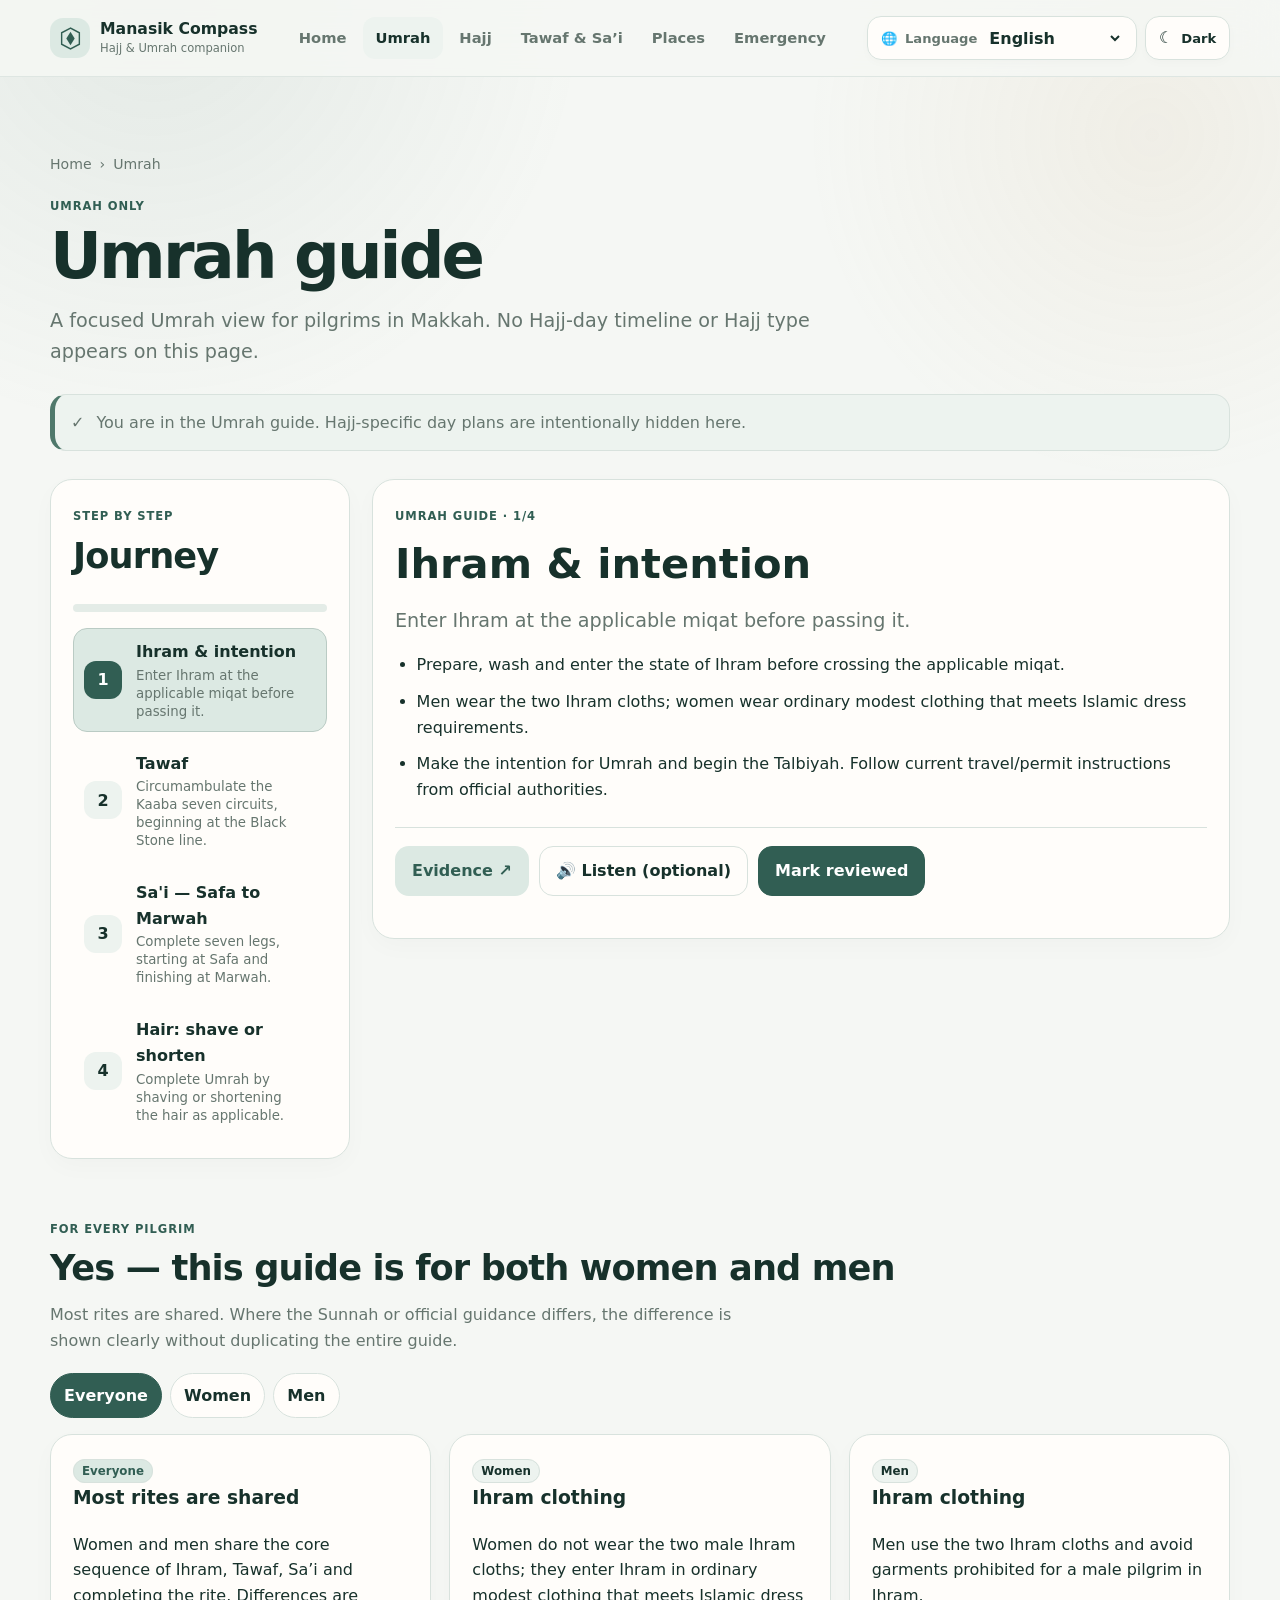
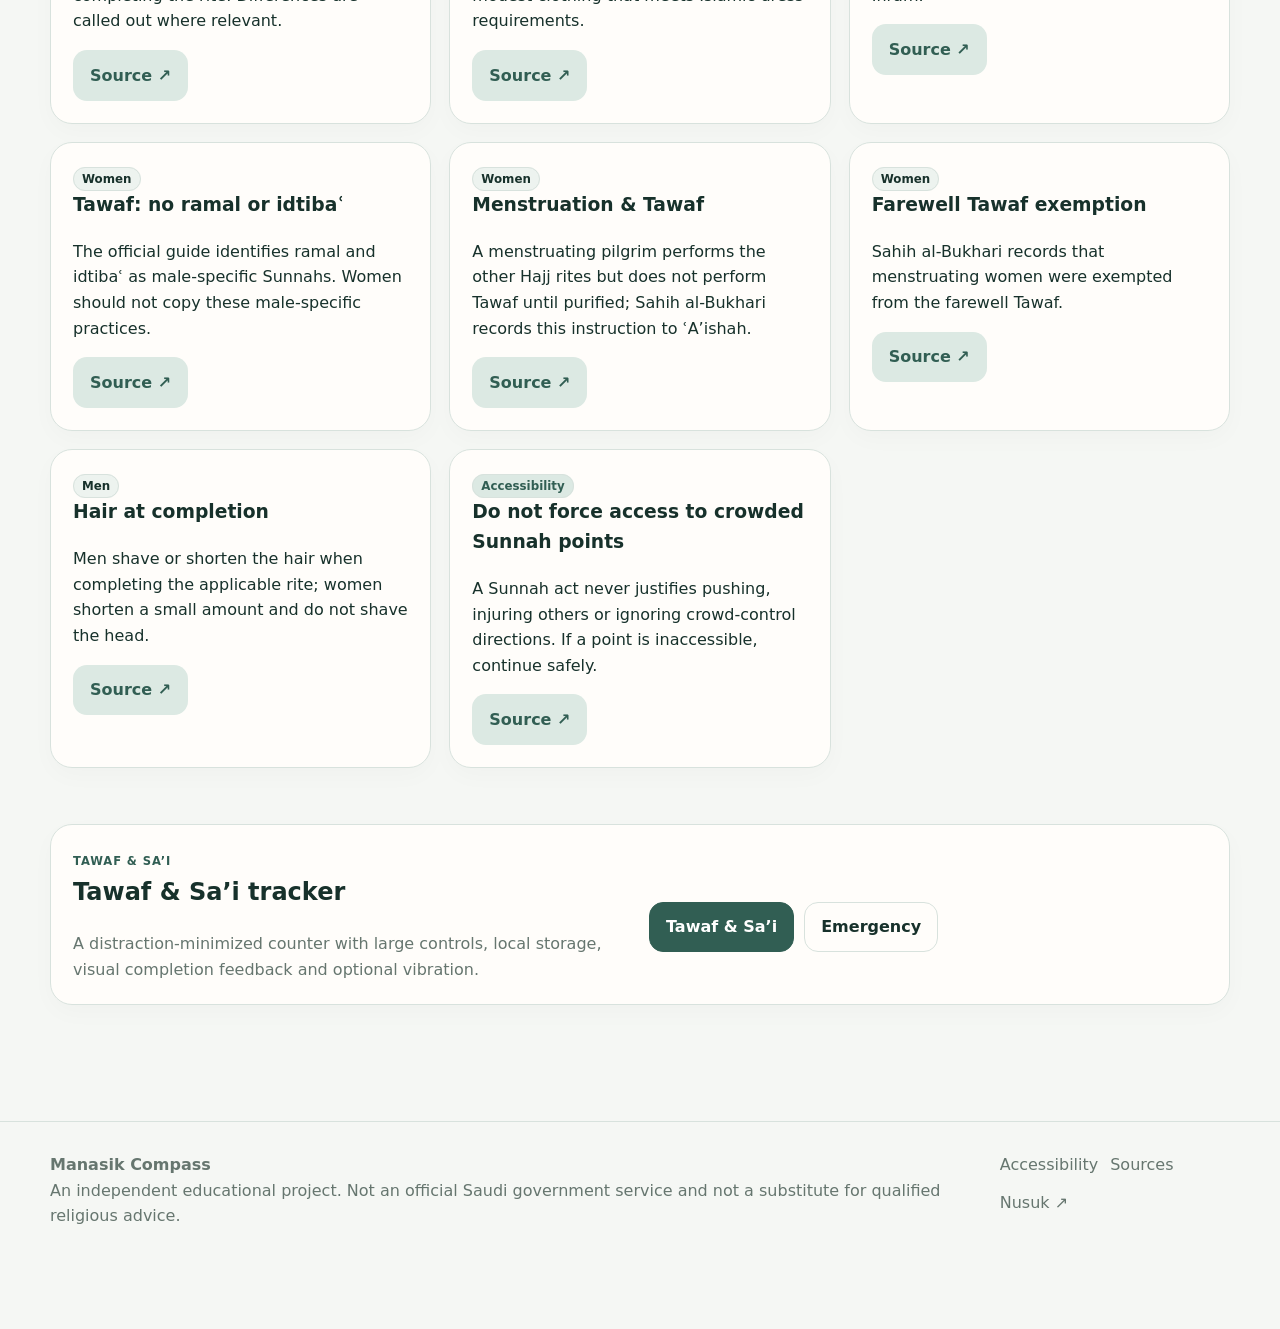
<file: umrah.html>
<!doctype html><html lang="en" dir="ltr"><head><meta charset="utf-8"><meta name="viewport" content="width=device-width,initial-scale=1,viewport-fit=cover"><meta name="theme-color" content="#f5f7f4"><meta name="color-scheme" content="light dark"><meta name="description" content="Focused step-by-step Umrah guide for men and women."><link rel="icon" href="assets/icons/favicon.svg" type="image/svg+xml"><link rel="manifest" href="manifest.webmanifest"><link rel="stylesheet" href="assets/css/styles.css"><script>try{const t=JSON.parse(localStorage.getItem('mc:theme'));document.documentElement.dataset.theme=t||(matchMedia('(prefers-color-scheme:dark)').matches?'dark':'light')}catch{}</script><title>Umrah Guide — Manasik Compass</title></head><body data-page="umrah"><div id="siteHeader"></div><main id="main" class="page"><div class="container"><section class="page-hero"><div class="breadcrumb"><a href="index.html" data-i18n="home">Home</a><span>›</span><span data-i18n="umrah">Umrah</span></div><span class="kicker" data-i18n="umrahOnly">Umrah only</span><h1 class="page-title" data-i18n="umrahGuide">Umrah guide</h1><p class="page-lead" data-i18n="umrahPageLead">A focused Umrah view for pilgrims in Makkah.</p></section><div class="note visual-alert"><span aria-hidden="true">✓</span><span data-i18n="umrahContextNote">You are in the Umrah guide. Hajj-specific day plans are intentionally hidden here.</span></div>
<section class="section"><div class="journey-layout"><aside class="card steps-panel"><div class="section-title"><div><span class="kicker" data-i18n="journeyKicker">Step by step</span><h2 data-i18n="navJourney">Journey</h2></div></div><div class="progress" role="progressbar" aria-valuemin="0" aria-valuemax="100" aria-valuenow="0"><span id="journeyProgress" style="width:0"></span></div><div id="journeySteps" class="step-list"></div></aside><article id="stepDetail" class="card step-detail"></article></div></section>
<section class="section"><div class="section-title"><div><span class="kicker" data-i18n="everyoneKicker">For every pilgrim</span><h2 data-i18n="everyoneTitle">For women and men</h2><p data-i18n="everyoneSub">Most rites are shared; differences are shown clearly.</p></div></div><div class="audience-tabs" style="margin-bottom:16px"><button class="pill audience-filter active" data-audience="all" type="button" data-i18n="everyone">Everyone</button><button class="pill audience-filter" data-audience="women" type="button" data-i18n="women">Women</button><button class="pill audience-filter" data-audience="men" type="button" data-i18n="men">Men</button></div><div id="audienceCards" class="grid three"></div></section>
<section class="section"><div class="card"><div class="grid two"><div><span class="kicker" data-i18n="tracker">Tawaf & Sa’i</span><h2 data-i18n="trackerPageTitle">Tawaf & Sa’i tracker</h2><p class="muted" data-i18n="trackerPageLead">A distraction-minimized counter.</p></div><div class="action-row" style="align-self:center"><a class="btn primary" href="tracker.html" data-i18n="tracker">Tawaf & Sa’i</a><a class="btn" href="emergency.html" data-i18n="emergency">Emergency</a></div></div></div></section></div></main><div id="siteFooter"></div><script src="assets/js/i18n.js" defer></script><script src="assets/js/data.js" defer></script><script src="assets/js/app.js" defer></script></body></html>
</file>
<file: assets/css/styles.css>
:root{
  color-scheme:light;
  --bg:#f5f7f4;--surface:#fffdfa;--surface-2:#edf3ef;--surface-3:#e4ece7;
  --text:#17312b;--muted:#66766f;--brand:#4f786b;--brand-strong:#315e53;--brand-soft:#dce9e3;
  --sand:#c39a62;--sand-soft:#f3e7d6;--danger:#a84d4d;--danger-soft:#f8e8e6;
  --success:#47745b;--border:#d8e2dd;--shadow:0 18px 45px rgba(28,54,46,.08);
  --radius:22px;--radius-sm:14px;--max:1180px;--header:76px;
}
html[data-theme="dark"]{
  color-scheme:dark;
  --bg:#0d1513;--surface:#121d1a;--surface-2:#17231f;--surface-3:#1b2a25;
  --text:#edf4f0;--muted:#a5b6af;--brand:#86b5a3;--brand-strong:#a4cfbf;--brand-soft:#203a32;
  --sand:#d2ad78;--sand-soft:#332a20;--danger:#ef8a82;--danger-soft:#39201f;
  --success:#89bea0;--border:#2a3a34;--shadow:0 18px 50px rgba(0,0,0,.24)
}
*{box-sizing:border-box}html{scroll-behavior:smooth}body{margin:0;background:var(--bg);color:var(--text);font:16px/1.6 system-ui,-apple-system,BlinkMacSystemFont,"Segoe UI",Arial,sans-serif;min-height:100vh;text-rendering:optimizeLegibility}body::before{content:"";position:fixed;inset:0;pointer-events:none;background:radial-gradient(circle at 12% 0%,color-mix(in srgb,var(--brand) 10%,transparent),transparent 30%),radial-gradient(circle at 90% 15%,color-mix(in srgb,var(--sand) 9%,transparent),transparent 25%);z-index:-1}a{color:inherit}button,input,select,textarea{font:inherit;color:inherit}button,a,select,input,textarea{outline:none}button:focus-visible,a:focus-visible,select:focus-visible,input:focus-visible,textarea:focus-visible{box-shadow:0 0 0 3px var(--bg),0 0 0 6px var(--brand);border-radius:10px}.sr-only{position:absolute!important;width:1px!important;height:1px!important;padding:0!important;margin:-1px!important;overflow:hidden!important;clip:rect(0,0,0,0)!important;white-space:nowrap!important;border:0!important}.skip-link{position:fixed;inset-inline-start:1rem;top:-5rem;z-index:1000;background:var(--text);color:var(--bg);padding:.75rem 1rem;border-radius:10px;text-decoration:none}.skip-link:focus{top:1rem}.container{width:min(calc(100% - 32px),var(--max));margin-inline:auto}.site-header{position:sticky;top:0;z-index:100;background:color-mix(in srgb,var(--bg) 86%,transparent);backdrop-filter:blur(18px);border-bottom:1px solid color-mix(in srgb,var(--border) 82%,transparent)}.header-inner{min-height:var(--header);display:flex;align-items:center;gap:22px}.brand{display:flex;align-items:center;gap:10px;text-decoration:none;min-width:max-content}.brand-mark{display:grid;place-items:center;width:40px;height:40px;border-radius:13px;background:var(--brand-soft);color:var(--brand-strong)}.brand-mark svg{width:25px;height:25px}.brand-copy{display:flex;flex-direction:column;line-height:1.15}.brand-copy strong{font-size:.98rem}.brand-copy small{color:var(--muted);font-size:.72rem;margin-top:4px}.desktop-nav{display:flex;align-items:center;gap:4px;margin-inline:auto}.desktop-nav a{padding:.6rem .78rem;border-radius:12px;text-decoration:none;color:var(--muted);font-weight:650;font-size:.92rem;white-space:nowrap}.desktop-nav a:hover,.desktop-nav a[aria-current="page"]{background:var(--surface-2);color:var(--text)}.header-actions{display:flex;align-items:center;gap:8px}.control-btn,.language-control,.explore-btn{min-height:44px;border:1px solid var(--border);background:var(--surface);border-radius:14px;display:flex;align-items:center;gap:8px;padding:0 .8rem;box-shadow:0 3px 10px rgba(0,0,0,.02)}.control-btn,.explore-btn{cursor:pointer}.control-btn:hover,.explore-btn:hover,.language-control:hover{background:var(--surface-2)}.control-icon{font-size:1rem}.language-control span{font-size:.82rem;color:var(--muted);font-weight:700}.language-control select{appearance:auto;background:transparent;border:0;max-width:138px;font-weight:700;cursor:pointer}.language-control option{background:var(--surface);color:var(--text)}.theme-label{font-size:.82rem;font-weight:700}.explore-btn{display:none}.mobile-dock{display:none}.page{padding:42px 0 88px}.page-hero{padding:34px 0 26px}.breadcrumb{display:flex;gap:8px;align-items:center;color:var(--muted);font-size:.88rem;margin-bottom:16px}.breadcrumb a{text-decoration:none}.kicker{display:inline-flex;align-items:center;gap:8px;color:var(--brand-strong);font-weight:800;letter-spacing:.08em;font-size:.72rem;text-transform:uppercase}.page-title{font-size:clamp(2rem,5vw,4rem);line-height:1.03;letter-spacing:-.045em;margin:.45rem 0 1rem;max-width:900px}.page-lead{font-size:clamp(1rem,1.6vw,1.2rem);color:var(--muted);max-width:760px;margin:0}.hero-grid{display:grid;grid-template-columns:minmax(0,1.15fr) minmax(300px,.85fr);gap:48px;align-items:center;padding:56px 0 42px}.hero-actions,.action-row{display:flex;flex-wrap:wrap;gap:10px;margin-top:25px}.btn{display:inline-flex;align-items:center;justify-content:center;gap:8px;min-height:46px;padding:.72rem 1rem;border-radius:14px;border:1px solid var(--border);background:var(--surface);text-decoration:none;font-weight:780;cursor:pointer}.btn.primary{background:var(--brand-strong);border-color:var(--brand-strong);color:#fff}.btn.primary:hover{filter:brightness(1.05)}.btn.soft{background:var(--brand-soft);border-color:transparent;color:var(--brand-strong)}.btn.danger{background:var(--danger);border-color:var(--danger);color:#fff}.btn.icon-only{width:46px;padding:0}.hero-art{min-height:340px;border-radius:32px;background:linear-gradient(145deg,var(--brand-strong),color-mix(in srgb,var(--brand-strong) 70%,#10241f));color:#fff;display:grid;place-items:center;overflow:hidden;position:relative;box-shadow:var(--shadow)}.hero-art::before,.hero-art::after{content:"";position:absolute;border:1px solid rgba(255,255,255,.15);border-radius:50%}.hero-art::before{width:320px;height:320px}.hero-art::after{width:230px;height:230px}.kaaba{width:130px;height:150px;background:#0f1111;border-radius:4px;position:relative;z-index:2;box-shadow:0 24px 35px rgba(0,0,0,.24)}.kaaba::before{content:"";position:absolute;left:0;right:0;top:34px;height:17px;background:linear-gradient(90deg,#b9863d,#ead29a,#b9863d)}.kaaba::after{content:"";position:absolute;left:19px;right:19px;top:72px;height:2px;background:#303737;box-shadow:0 18px #303737}.grid{display:grid;gap:18px}.grid.two{grid-template-columns:repeat(2,minmax(0,1fr))}.grid.three{grid-template-columns:repeat(3,minmax(0,1fr))}.grid.four{grid-template-columns:repeat(4,minmax(0,1fr))}.card{background:var(--surface);border:1px solid var(--border);border-radius:var(--radius);padding:22px;box-shadow:0 8px 24px rgba(0,0,0,.025)}.card.interactive{transition:transform .18s ease,border-color .18s ease,box-shadow .18s ease}.card.interactive:hover{transform:translateY(-2px);border-color:color-mix(in srgb,var(--brand) 52%,var(--border));box-shadow:var(--shadow)}.card h2,.card h3{margin-top:0}.card p:last-child{margin-bottom:0}.muted{color:var(--muted)}.feature-icon{width:48px;height:48px;border-radius:16px;background:var(--surface-2);color:var(--brand-strong);display:grid;place-items:center;font-size:1.3rem;margin-bottom:18px}.section{padding:28px 0}.section-title{display:flex;align-items:end;justify-content:space-between;gap:18px;margin-bottom:20px}.section-title h2{margin:0;font-size:clamp(1.55rem,3vw,2.2rem);letter-spacing:-.025em}.section-title p{margin:.35rem 0 0;color:var(--muted);max-width:700px}.journey-choice{display:grid;grid-template-columns:1fr 1fr;gap:18px;margin-top:30px}.journey-card{min-height:220px;text-decoration:none;display:flex;flex-direction:column;justify-content:space-between;position:relative;overflow:hidden}.journey-card .number{font-size:4.4rem;line-height:1;font-weight:900;color:color-mix(in srgb,var(--brand) 22%,transparent);position:absolute;inset-inline-end:18px;top:15px}.journey-card h2{font-size:2rem;margin-bottom:.5rem}.journey-card.umrah{background:linear-gradient(145deg,var(--surface),color-mix(in srgb,var(--brand-soft) 72%,var(--surface)))}.journey-card.hajj{background:linear-gradient(145deg,var(--surface),color-mix(in srgb,var(--sand-soft) 80%,var(--surface)))}.note{display:flex;gap:12px;padding:15px 16px;background:var(--surface-2);border-radius:16px;border:1px solid var(--border);color:var(--muted)}.note strong{color:var(--text)}.note.danger{background:var(--danger-soft);border-color:color-mix(in srgb,var(--danger) 32%,var(--border));color:var(--text)}.journey-layout{display:grid;grid-template-columns:300px minmax(0,1fr);gap:22px;align-items:start}.steps-panel{position:sticky;top:96px}.step-list{display:grid;gap:8px}.step-button{width:100%;display:grid;grid-template-columns:42px 1fr auto;align-items:center;text-align:start;gap:10px;background:transparent;border:1px solid transparent;padding:10px;border-radius:14px;cursor:pointer}.step-button:hover{background:var(--surface-2)}.step-button.active{background:var(--brand-soft);border-color:color-mix(in srgb,var(--brand) 22%,var(--border))}.step-num{width:38px;height:38px;border-radius:12px;background:var(--surface-2);display:grid;place-items:center;font-weight:850}.step-button.active .step-num{background:var(--brand-strong);color:#fff}.step-button .done{color:var(--success);font-weight:900}.step-detail{min-height:460px}.step-detail h2{font-size:clamp(1.7rem,4vw,2.6rem);margin:.2rem 0 .5rem}.step-detail ul{padding-inline-start:1.35rem}.step-detail li{margin:.7rem 0}.evidence{margin-top:24px;padding-top:18px;border-top:1px solid var(--border);display:flex;flex-wrap:wrap;gap:10px}.progress{height:8px;background:var(--surface-3);border-radius:99px;overflow:hidden;margin:16px 0}.progress>span{display:block;height:100%;background:var(--brand);border-radius:inherit}.audience-tabs,.filter-row{display:flex;flex-wrap:wrap;gap:8px}.pill,.filter-btn{border:1px solid var(--border);background:var(--surface);border-radius:999px;padding:.55rem .82rem;font-weight:720;cursor:pointer}.pill.active,.filter-btn.active{background:var(--brand-strong);color:#fff;border-color:var(--brand-strong)}.counter-grid{display:grid;grid-template-columns:1fr 1fr;gap:18px}.counter-card{text-align:center;padding:30px}.counter-ring{width:190px;height:190px;border-radius:50%;margin:10px auto 22px;display:grid;place-items:center;background:conic-gradient(var(--brand) calc(var(--value,0)*14.2857%),var(--surface-3) 0);position:relative}.counter-ring::before{content:"";position:absolute;inset:12px;background:var(--surface);border-radius:50%}.counter-ring strong{position:relative;font-size:4rem;line-height:1}.counter-controls{display:grid;grid-template-columns:1fr auto;gap:10px}.counter-controls .btn{min-height:58px}.reset-small{width:58px}.filters{display:flex;gap:10px;flex-wrap:wrap;align-items:center;margin-bottom:20px}.search{flex:1;min-width:230px;min-height:46px;border:1px solid var(--border);background:var(--surface);border-radius:14px;padding:0 14px}.places-grid{display:grid;grid-template-columns:repeat(3,minmax(0,1fr));gap:18px}.place-card{display:flex;flex-direction:column}.place-visual{height:130px;border-radius:18px;background:linear-gradient(145deg,var(--surface-2),var(--brand-soft));display:grid;place-items:center;font-size:3rem;margin-bottom:18px}.place-tags{display:flex;gap:6px;flex-wrap:wrap}.tag{font-size:.74rem;padding:.25rem .5rem;border-radius:999px;background:var(--surface-2);border:1px solid var(--border);font-weight:750}.tag.rite{background:var(--brand-soft);color:var(--brand-strong)}.tag.history{background:var(--sand-soft);color:var(--text)}.place-actions{display:flex;gap:8px;flex-wrap:wrap;margin-top:auto;padding-top:16px}.phone-grid{display:grid;grid-template-columns:repeat(3,minmax(0,1fr));gap:14px}.phone-card{text-decoration:none;display:grid;grid-template-columns:48px 1fr auto;gap:12px;align-items:center}.phone-icon{width:48px;height:48px;border-radius:15px;background:var(--surface-2);display:grid;place-items:center;font-weight:850}.phone-card.priority .phone-icon{background:var(--danger-soft);color:var(--danger)}.phone-number{font-weight:900;font-size:1.2rem}.help-grid{display:grid;grid-template-columns:repeat(3,minmax(0,1fr));gap:12px}.help-card{border:1px solid var(--border);background:var(--surface);border-radius:18px;padding:18px;text-align:start;cursor:pointer;min-height:130px}.help-card:hover{background:var(--surface-2)}.help-card .arabic{font-size:1.25rem;font-weight:800;margin-top:8px}.help-card .translation{color:var(--muted);font-size:.9rem}.form-grid{display:grid;grid-template-columns:1fr 1fr;gap:14px}.field{display:grid;gap:6px}.field label{font-weight:730;font-size:.9rem}.field input,.field textarea,.field select{width:100%;border:1px solid var(--border);background:var(--surface);border-radius:13px;padding:.72rem .8rem}.field textarea{min-height:92px;resize:vertical}.field.full{grid-column:1/-1}.settings-list{display:grid;gap:12px}.setting{display:flex;justify-content:space-between;align-items:center;gap:18px;padding:18px;border:1px solid var(--border);border-radius:18px;background:var(--surface)}.setting-copy strong{display:block}.setting-copy small{color:var(--muted)}.switch{position:relative;width:50px;height:30px;flex:0 0 auto}.switch input{opacity:0;position:absolute}.switch span{position:absolute;inset:0;border-radius:999px;background:var(--surface-3);border:1px solid var(--border);cursor:pointer}.switch span::after{content:"";position:absolute;width:22px;height:22px;border-radius:50%;background:var(--surface);top:3px;left:3px;box-shadow:0 2px 6px rgba(0,0,0,.18);transition:.18s}.switch input:checked+span{background:var(--brand)}.switch input:checked+span::after{transform:translateX(20px)}[dir="rtl"] .switch input:checked+span::after{transform:translateX(-20px)}.source-list{display:grid;gap:12px}.source-row{display:grid;grid-template-columns:1fr auto;gap:18px;align-items:center}.source-row small{color:var(--muted)}.footer{border-top:1px solid var(--border);padding:30px 0 100px;color:var(--muted)}.footer-inner{display:flex;justify-content:space-between;gap:20px;align-items:flex-start}.footer-links{display:flex;flex-wrap:wrap;gap:12px}.footer a{text-decoration:none}.toast{position:fixed;z-index:500;bottom:28px;left:50%;transform:translate(-50%,20px);padding:.8rem 1rem;border-radius:14px;background:var(--text);color:var(--bg);opacity:0;pointer-events:none;transition:.2s;max-width:min(90vw,520px);font-weight:700}.toast.show{opacity:1;transform:translate(-50%,0)}dialog{border:1px solid var(--border);border-radius:24px;background:var(--surface);color:var(--text);box-shadow:0 30px 80px rgba(0,0,0,.3);padding:0;max-width:min(92vw,650px);width:100%}dialog::backdrop{background:rgba(5,12,10,.55);backdrop-filter:blur(4px)}.dialog-body{padding:24px}.dialog-head{display:flex;justify-content:space-between;gap:16px;align-items:center;margin-bottom:18px}.dialog-head h2{margin:0}.dialog-close{width:42px;height:42px;border-radius:12px;border:1px solid var(--border);background:var(--surface-2);cursor:pointer}.explore-grid{display:grid;grid-template-columns:1fr 1fr;gap:10px}.explore-link{display:flex;align-items:center;gap:10px;text-decoration:none;padding:14px;border:1px solid var(--border);border-radius:16px;background:var(--surface)}.explore-link:hover{background:var(--surface-2)}.large-text{font-size:118%}.high-contrast{--border:color-mix(in srgb,var(--text) 55%,transparent)}.high-contrast .card,.high-contrast .setting,.high-contrast .phone-card{border-width:2px}.reduce-motion *{animation:none!important;transition:none!important;scroll-behavior:auto!important}@media (prefers-reduced-motion:reduce){*{animation:none!important;transition:none!important;scroll-behavior:auto!important}}.hearing-mode .sound-optional{display:none!important}.visual-alert{border-inline-start:5px solid var(--brand)}
@media (max-width:1050px){.desktop-nav a:nth-last-child(-n+2){display:none}.explore-btn{display:flex}.hero-grid{gap:28px}.places-grid{grid-template-columns:repeat(2,minmax(0,1fr))}.phone-grid{grid-template-columns:repeat(2,minmax(0,1fr))}}
@media (max-width:820px){:root{--header:66px}.container{width:min(calc(100% - 24px),var(--max))}.header-inner{gap:8px}.brand-copy small{display:none}.desktop-nav{display:none}.header-actions{margin-inline-start:auto}.language-control span:not(.control-icon){display:none}.language-control{padding:0 .55rem}.language-control select{max-width:96px}.theme-label{display:none}.explore-btn{display:flex}.page{padding-top:20px;padding-bottom:110px}.hero-grid{grid-template-columns:1fr;padding-top:28px}.hero-art{min-height:250px}.journey-layout{grid-template-columns:1fr}.steps-panel{position:static}.step-list{grid-template-columns:repeat(4,minmax(0,1fr));overflow-x:auto;padding-bottom:4px}.step-button{display:flex;min-width:160px}.step-button small{display:none}.counter-grid,.grid.two,.grid.three,.grid.four{grid-template-columns:1fr}.places-grid{grid-template-columns:1fr 1fr}.help-grid{grid-template-columns:1fr 1fr}.mobile-dock{display:grid;position:fixed;z-index:90;bottom:0;left:0;right:0;grid-template-columns:repeat(6,1fr);background:color-mix(in srgb,var(--surface) 92%,transparent);backdrop-filter:blur(18px);border-top:1px solid var(--border);padding:7px max(7px,env(safe-area-inset-right)) calc(7px + env(safe-area-inset-bottom)) max(7px,env(safe-area-inset-left));box-shadow:0 -10px 30px rgba(0,0,0,.08)}.mobile-dock a{min-height:54px;display:flex;flex-direction:column;align-items:center;justify-content:center;gap:2px;border-radius:13px;text-decoration:none;color:var(--muted);font-weight:700;font-size:.68rem}.mobile-dock a span{font-size:1.15rem}.mobile-dock a[aria-current="page"]{background:var(--brand-soft);color:var(--brand-strong)}.mobile-dock .sos{color:var(--danger)}.footer{padding-bottom:120px}.footer-inner{display:block}.footer-links{margin-top:14px}}
@media (max-width:560px){.brand-copy strong{font-size:.9rem}.brand-mark{width:36px;height:36px}.header-actions{gap:5px}.control-btn,.language-control,.explore-btn{min-height:40px;border-radius:12px;padding:0 .55rem}.language-control select{width:82px}.hero-grid{padding-top:18px}.page-title{font-size:2.25rem}.journey-choice,.places-grid,.phone-grid,.help-grid,.form-grid{grid-template-columns:1fr}.journey-card{min-height:180px}.card{padding:18px}.step-list{grid-template-columns:1fr;overflow:visible}.step-button{min-width:0}.counter-ring{width:165px;height:165px}.counter-ring strong{font-size:3.4rem}.source-row{grid-template-columns:1fr}.explore-grid{grid-template-columns:1fr}.mobile-dock a{font-size:.62rem}.mobile-dock a span{font-size:1.05rem}}
@media print{.site-header,.mobile-dock,.footer,.no-print,.btn{display:none!important}body{background:#fff;color:#000}.page{padding:0}.card{box-shadow:none;border:1px solid #bbb}.container{width:100%}}
.theme-choice.active{border-color:var(--brand);background:var(--brand-soft);box-shadow:0 0 0 2px color-mix(in srgb,var(--brand) 20%,transparent)}
.btn:disabled{opacity:.45;cursor:not-allowed}.place-visual svg{width:100px;height:78px;color:var(--brand-strong)}.phone-card small{display:block;margin-top:2px}.explore-link small{display:block}.step-button strong{display:block}.step-button small{display:block;line-height:1.35;margin-top:2px}
</file>
